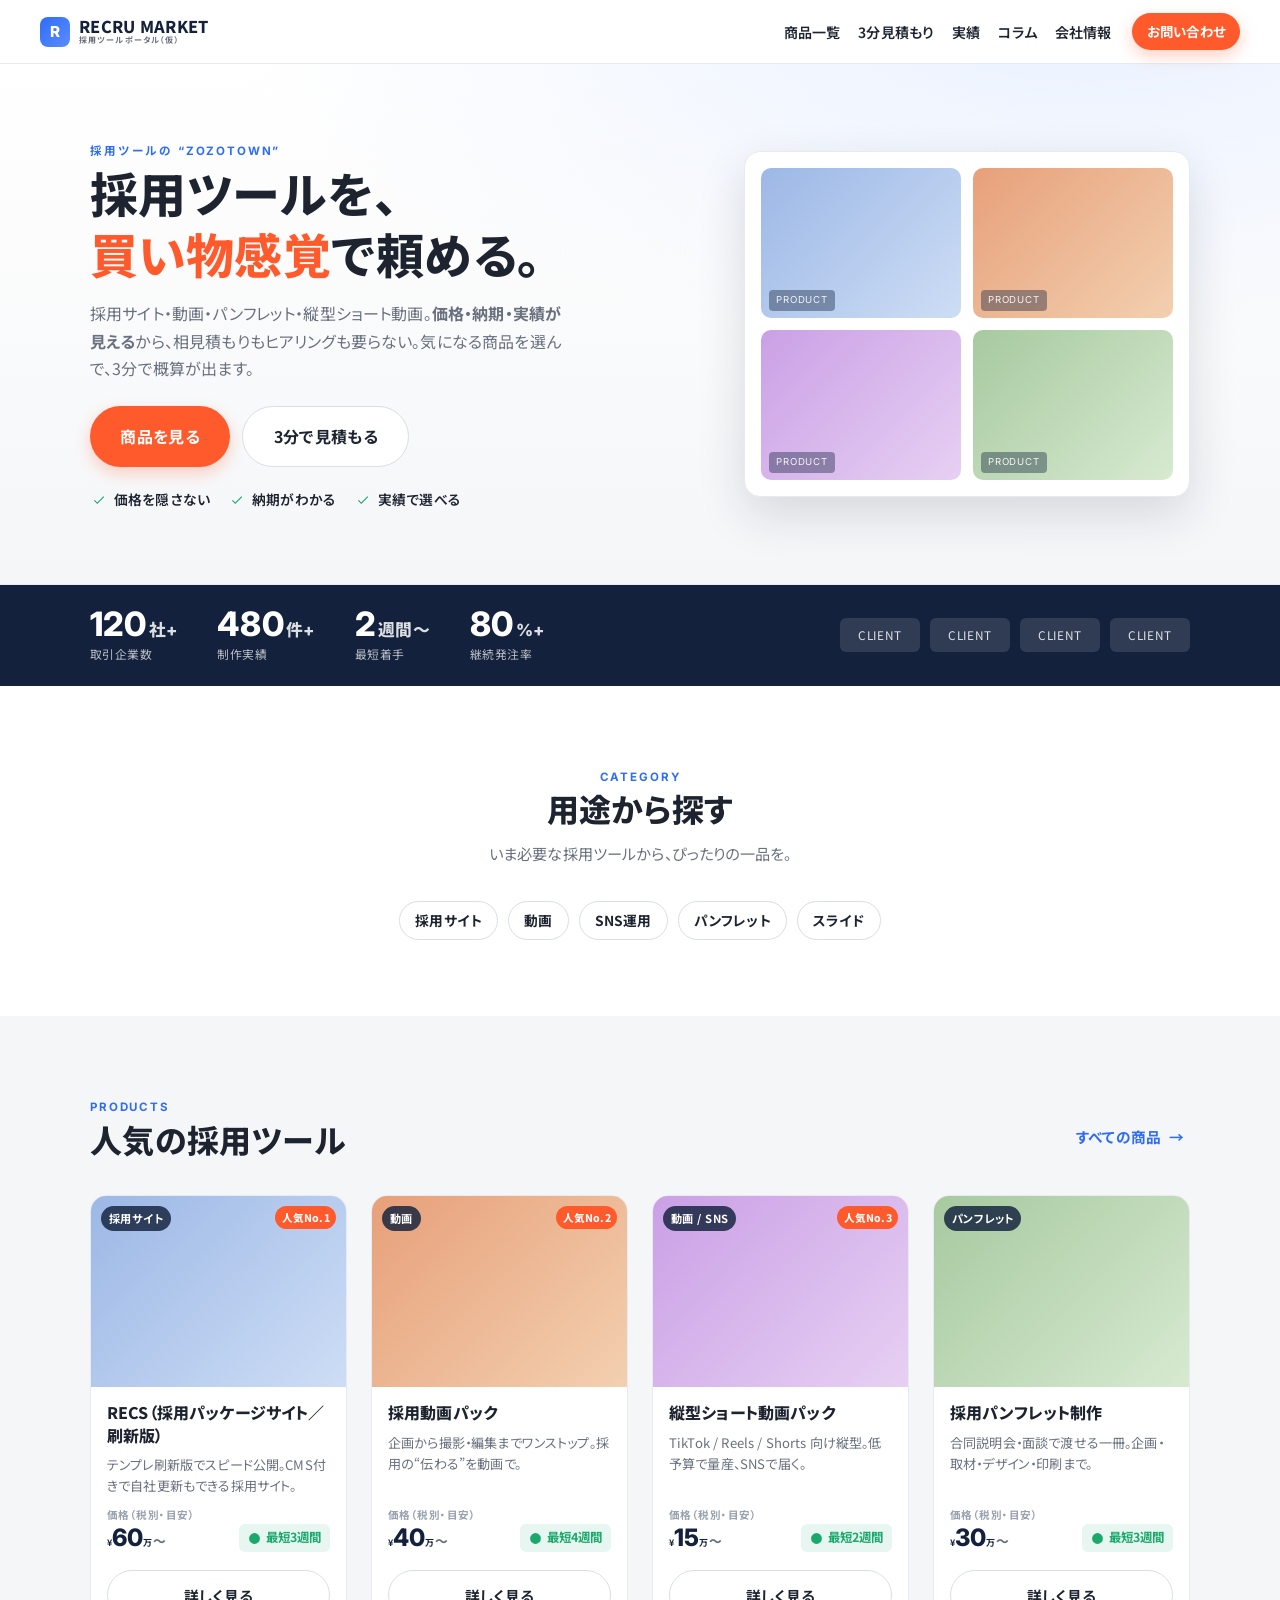
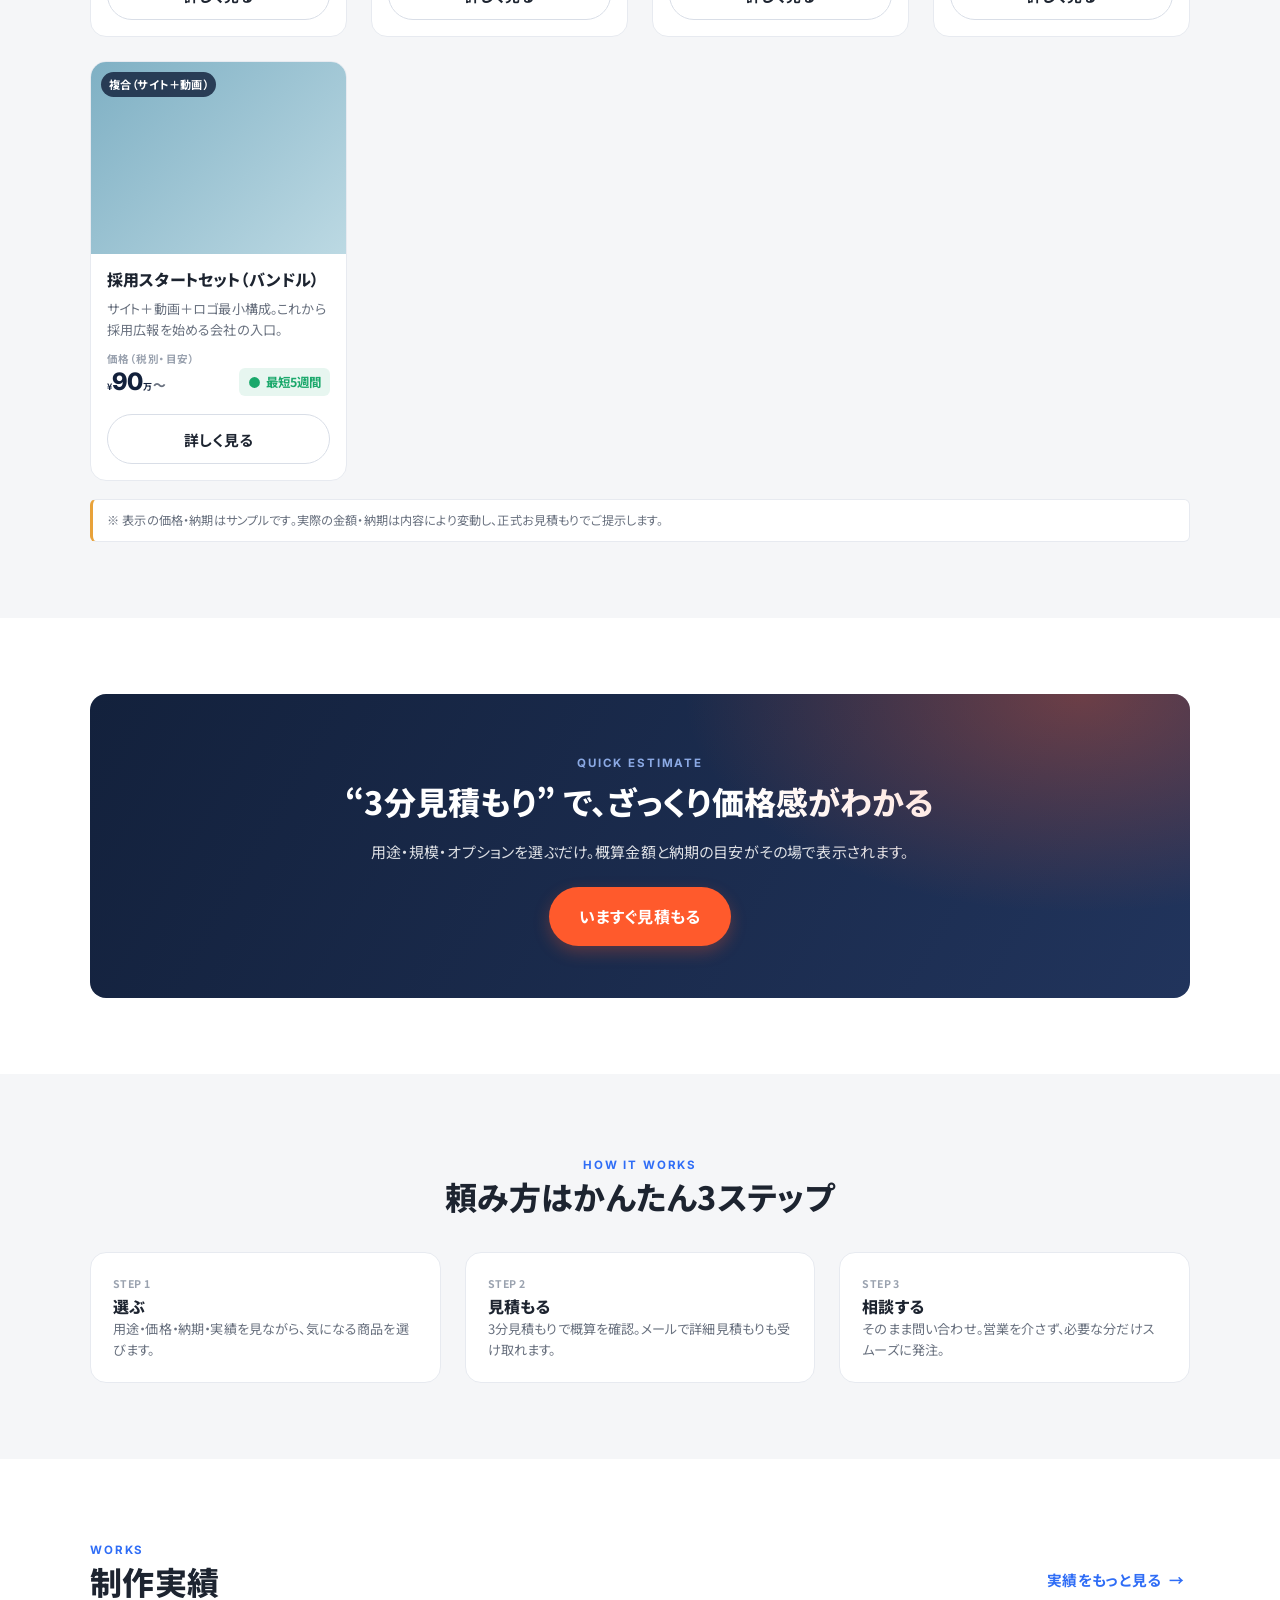
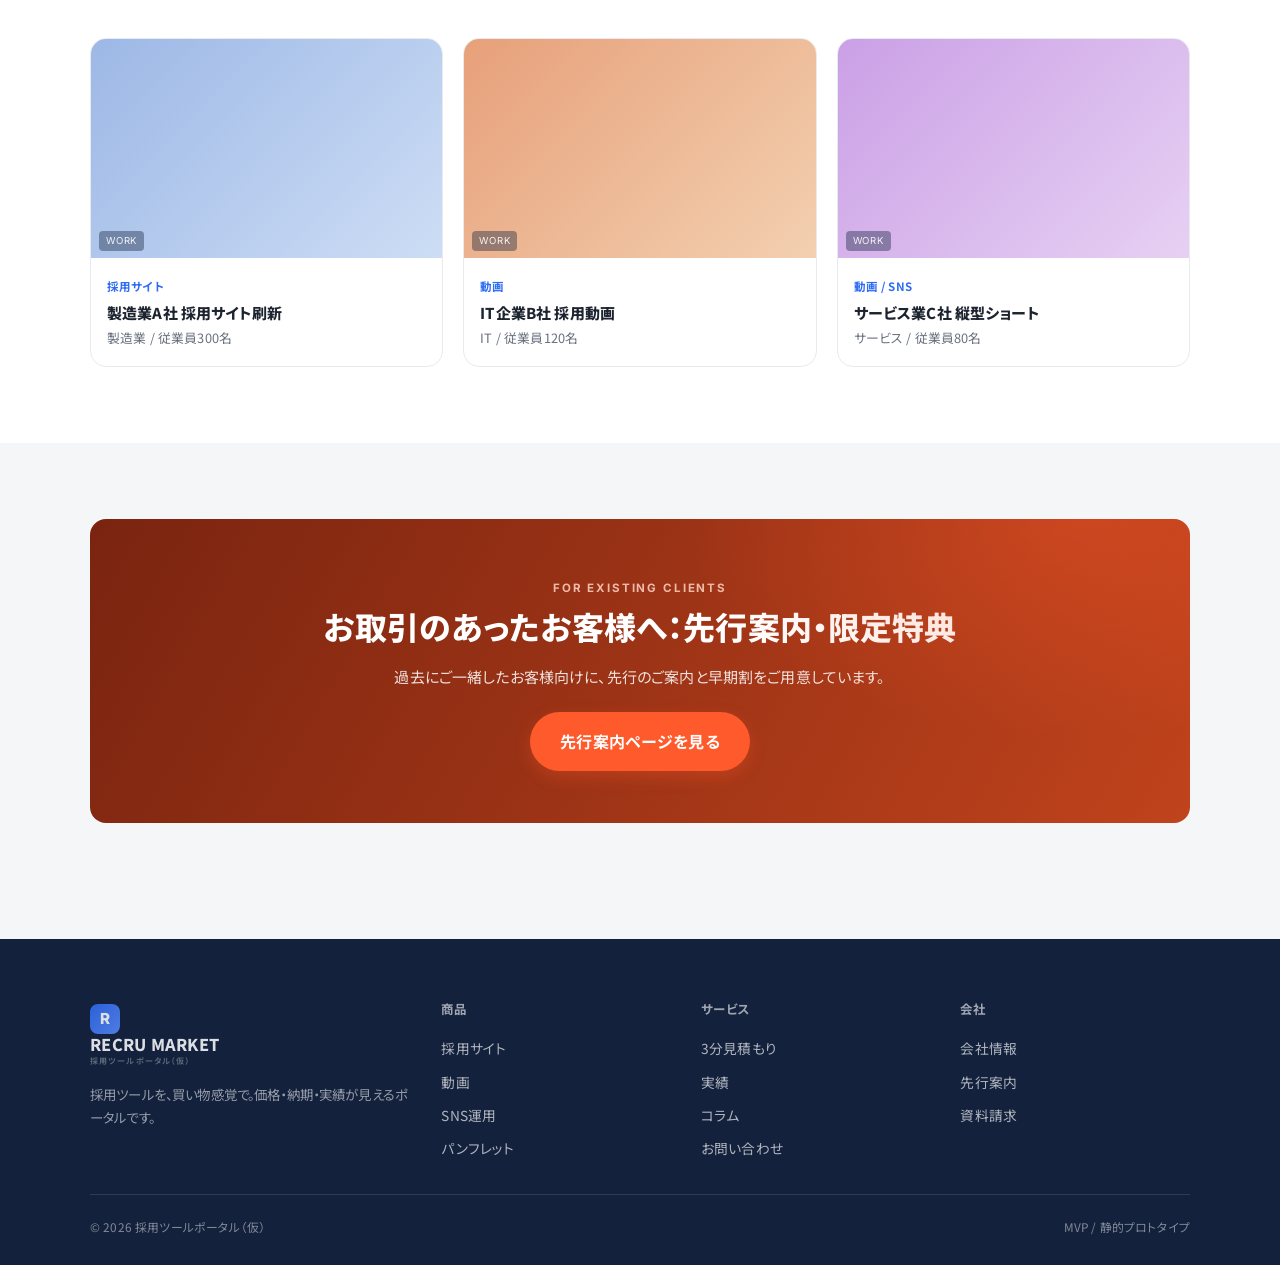
<file: index.html>
<!DOCTYPE html>
<html lang="ja">
<head>
<meta charset="UTF-8">
<meta name="viewport" content="width=device-width, initial-scale=1.0">
<title>採用ツールポータル（仮）｜採用ツールを、買い物感覚で。価格・納期が見える</title>
<meta name="description" content="採用サイト・動画・パンフレット・SNS用ショート動画などの採用ツールを、価格・納期・実績を見ながら買い物感覚で頼めるポータル。3分見積もりで概算がすぐわかります。">
<meta name="robots" content="noindex">
<link rel="preconnect" href="https://fonts.googleapis.com"><link rel="preconnect" href="https://fonts.gstatic.com" crossorigin>
<link href="https://fonts.googleapis.com/css2?family=Inter:wght@500;600;700;800&family=Noto+Sans+JP:wght@400;500;700;800&display=swap" rel="stylesheet">
<link rel="stylesheet" href="assets/css/reset.css">
<link rel="stylesheet" href="assets/css/style.css">
</head>
<body>

<header class="site-header">
  <div class="site-header__inner">
    <a class="brand" href="index.html"><span class="brand__mark">R</span><span class="brand__name">RECRU MARKET<small>採用ツールポータル（仮）</small></span></a>
    <nav class="gnav" aria-label="グローバルナビ">
      <ul class="gnav__list">
        <li><a class="gnav__link" href="products/">商品一覧</a></li>
        <li><a class="gnav__link" href="estimate/">3分見積もり</a></li>
        <li><a class="gnav__link" href="works/">実績</a></li>
        <li><a class="gnav__link" href="column/">コラム</a></li>
        <li><a class="gnav__link" href="company/">会社情報</a></li>
      </ul>
      <a class="btn btn--primary header-cta" href="contact/">お問い合わせ</a>
    </nav>
    <button class="nav-toggle" aria-label="メニュー" aria-expanded="false"><span></span><span></span><span></span></button>
  </div>
</header>

<main>
  <!-- ヒーロー -->
  <section class="hero">
    <div class="container hero__inner">
      <div class="hero__copy">
        <p class="eyebrow">採用ツールの “ZOZOTOWN”</p>
        <h1>採用ツールを、<br><span class="ac">買い物感覚</span>で頼める。</h1>
        <p class="hero__lead">採用サイト・動画・パンフレット・縦型ショート動画。<strong>価格・納期・実績が見える</strong>から、相見積もりもヒアリングも要らない。気になる商品を選んで、3分で概算が出ます。</p>
        <div class="hero__actions">
          <a class="btn btn--primary btn--lg" href="products/">商品を見る</a>
          <a class="btn btn--outline btn--lg" href="estimate/">3分で見積もる</a>
        </div>
        <ul class="hero__points">
          <li>価格を隠さない</li><li>納期がわかる</li><li>実績で選べる</li>
        </ul>
      </div>
      <div class="hero__visual" aria-hidden="true">
        <div class="hero__mini">
          <div><div class="ph tone-site" style="aspect-ratio:4/3;border-radius:10px" data-label="PRODUCT"></div></div>
          <div><div class="ph tone-movie" style="aspect-ratio:4/3;border-radius:10px" data-label="PRODUCT"></div></div>
          <div><div class="ph tone-short" style="aspect-ratio:4/3;border-radius:10px" data-label="PRODUCT"></div></div>
          <div><div class="ph tone-pamph" style="aspect-ratio:4/3;border-radius:10px" data-label="PRODUCT"></div></div>
        </div>
      </div>
    </div>
  </section>

  <!-- 信頼バンド -->
  <section class="trust">
    <div class="container trust__inner">
      <div class="trust__stats">
        <div class="tstat"><span class="tstat__num en">120<small>社+</small></span><span class="tstat__label">取引企業数</span></div>
        <div class="tstat"><span class="tstat__num en">480<small>件+</small></span><span class="tstat__label">制作実績</span></div>
        <div class="tstat"><span class="tstat__num en">2<small>週間〜</small></span><span class="tstat__label">最短着手</span></div>
        <div class="tstat"><span class="tstat__num en">80<small>%+</small></span><span class="tstat__label">継続発注率</span></div>
      </div>
      <div class="trust__logos">
        <span class="logo-chip">CLIENT</span><span class="logo-chip">CLIENT</span><span class="logo-chip">CLIENT</span><span class="logo-chip">CLIENT</span>
      </div>
    </div>
  </section>

  <!-- カテゴリー -->
  <section class="section section--alt">
    <div class="container">
      <div class="section__head section__head--center reveal">
        <p class="eyebrow">Category</p>
        <h2 class="section__title">用途から探す</h2>
        <p class="section__lead">いま必要な採用ツールから、ぴったりの一品を。</p>
      </div>
      <div class="cat-chips reveal" style="justify-content:center">
        <a class="chip" href="products/#site">採用サイト</a>
        <a class="chip" href="products/#movie">動画</a>
        <a class="chip" href="products/#sns">SNS運用</a>
        <a class="chip" href="products/#pamph">パンフレット</a>
        <a class="chip" href="products/#slide">スライド</a>
      </div>
    </div>
  </section>

  <!-- 注目商品 -->
  <section class="section">
    <div class="container">
      <div class="section__head reveal" style="display:flex;justify-content:space-between;align-items:flex-end;gap:16px;flex-wrap:wrap">
        <div><p class="eyebrow">Products</p><h2 class="section__title">人気の採用ツール</h2></div>
        <a class="btn btn--ghost" href="products/">すべての商品</a>
      </div>
      <div class="product-grid" data-featured data-base="products/" data-limit="5"></div>
      <p class="note" style="margin-top:18px">※ 表示の価格・納期はサンプルです。実際の金額・納期は内容により変動し、正式お見積もりでご提示します。</p>
    </div>
  </section>

  <!-- 3分見積もり -->
  <section class="section section--alt">
    <div class="container">
      <div class="cta-band reveal">
        <p class="eyebrow" style="color:#9fc0ff;justify-content:center">Quick Estimate</p>
        <h2>“3分見積もり” で、ざっくり価格感がわかる</h2>
        <p>用途・規模・オプションを選ぶだけ。概算金額と納期の目安がその場で表示されます。</p>
        <a class="btn btn--primary btn--lg" href="estimate/">いますぐ見積もる</a>
      </div>
    </div>
  </section>

  <!-- 使い方 3ステップ -->
  <section class="section">
    <div class="container">
      <div class="section__head section__head--center reveal"><p class="eyebrow">How it works</p><h2 class="section__title">頼み方はかんたん3ステップ</h2></div>
      <div class="grid-3 reveal">
        <div class="pcard" style="padding:22px"><div class="price__label">STEP 1</div><h3 class="pcard__name">選ぶ</h3><p class="pcard__tagline">用途・価格・納期・実績を見ながら、気になる商品を選びます。</p></div>
        <div class="pcard" style="padding:22px"><div class="price__label">STEP 2</div><h3 class="pcard__name">見積もる</h3><p class="pcard__tagline">3分見積もりで概算を確認。メールで詳細見積もりも受け取れます。</p></div>
        <div class="pcard" style="padding:22px"><div class="price__label">STEP 3</div><h3 class="pcard__name">相談する</h3><p class="pcard__tagline">そのまま問い合わせ。営業を介さず、必要な分だけスムーズに発注。</p></div>
      </div>
    </div>
  </section>

  <!-- 実績プレビュー -->
  <section class="section section--alt">
    <div class="container">
      <div class="section__head reveal" style="display:flex;justify-content:space-between;align-items:flex-end;gap:16px;flex-wrap:wrap">
        <div><p class="eyebrow">Works</p><h2 class="section__title">制作実績</h2></div>
        <a class="btn btn--ghost" href="works/">実績をもっと見る</a>
      </div>
      <div class="works-grid reveal">
        <a class="work-card" href="works/detail.html?id=w1"><div class="work-card__media ph tone-site" data-label="WORK"></div><div class="work-card__body"><span class="work-card__tag">採用サイト</span><p class="work-card__title">製造業A社 採用サイト刷新</p><p class="work-card__client">製造業 / 従業員300名</p></div></a>
        <a class="work-card" href="works/detail.html?id=w2"><div class="work-card__media ph tone-movie" data-label="WORK"></div><div class="work-card__body"><span class="work-card__tag">動画</span><p class="work-card__title">IT企業B社 採用動画</p><p class="work-card__client">IT / 従業員120名</p></div></a>
        <a class="work-card" href="works/detail.html?id=w3"><div class="work-card__media ph tone-short" data-label="WORK"></div><div class="work-card__body"><span class="work-card__tag">動画 / SNS</span><p class="work-card__title">サービス業C社 縦型ショート</p><p class="work-card__client">サービス / 従業員80名</p></div></a>
      </div>
    </div>
  </section>

  <!-- 既存客向け先行案内 -->
  <section class="section">
    <div class="container">
      <div class="cta-band reveal" style="background:linear-gradient(120deg,#7a2410,#c0431c)">
        <p class="eyebrow" style="color:#ffd2c2;justify-content:center">For Existing Clients</p>
        <h2>お取引のあったお客様へ：先行案内・限定特典</h2>
        <p>過去にご一緒したお客様向けに、先行のご案内と早期割をご用意しています。</p>
        <a class="btn btn--primary btn--lg" href="members/">先行案内ページを見る</a>
      </div>
    </div>
  </section>
</main>

<footer class="site-footer">
  <div class="container">
    <div class="site-footer__top">
      <div class="fcol">
        <a class="brand" href="index.html"><span class="brand__mark">R</span><span class="brand__name">RECRU MARKET<small>採用ツールポータル（仮）</small></span></a>
        <p class="site-footer__intro">採用ツールを、買い物感覚で。価格・納期・実績が見えるポータルです。</p>
      </div>
      <div class="fcol"><h4>商品</h4><a href="products/#site">採用サイト</a><a href="products/#movie">動画</a><a href="products/#sns">SNS運用</a><a href="products/#pamph">パンフレット</a></div>
      <div class="fcol"><h4>サービス</h4><a href="estimate/">3分見積もり</a><a href="works/">実績</a><a href="column/">コラム</a><a href="contact/">お問い合わせ</a></div>
      <div class="fcol"><h4>会社</h4><a href="company/">会社情報</a><a href="members/">先行案内</a><a href="contact/">資料請求</a></div>
    </div>
    <div class="site-footer__bottom"><span>© 2026 採用ツールポータル（仮）</span><span>MVP / 静的プロトタイプ</span></div>
  </div>
</footer>

<script src="assets/data/products.js"></script>
<script src="assets/js/catalog.js"></script>
<script src="assets/js/main.js"></script>
</body>
</html>
</file>
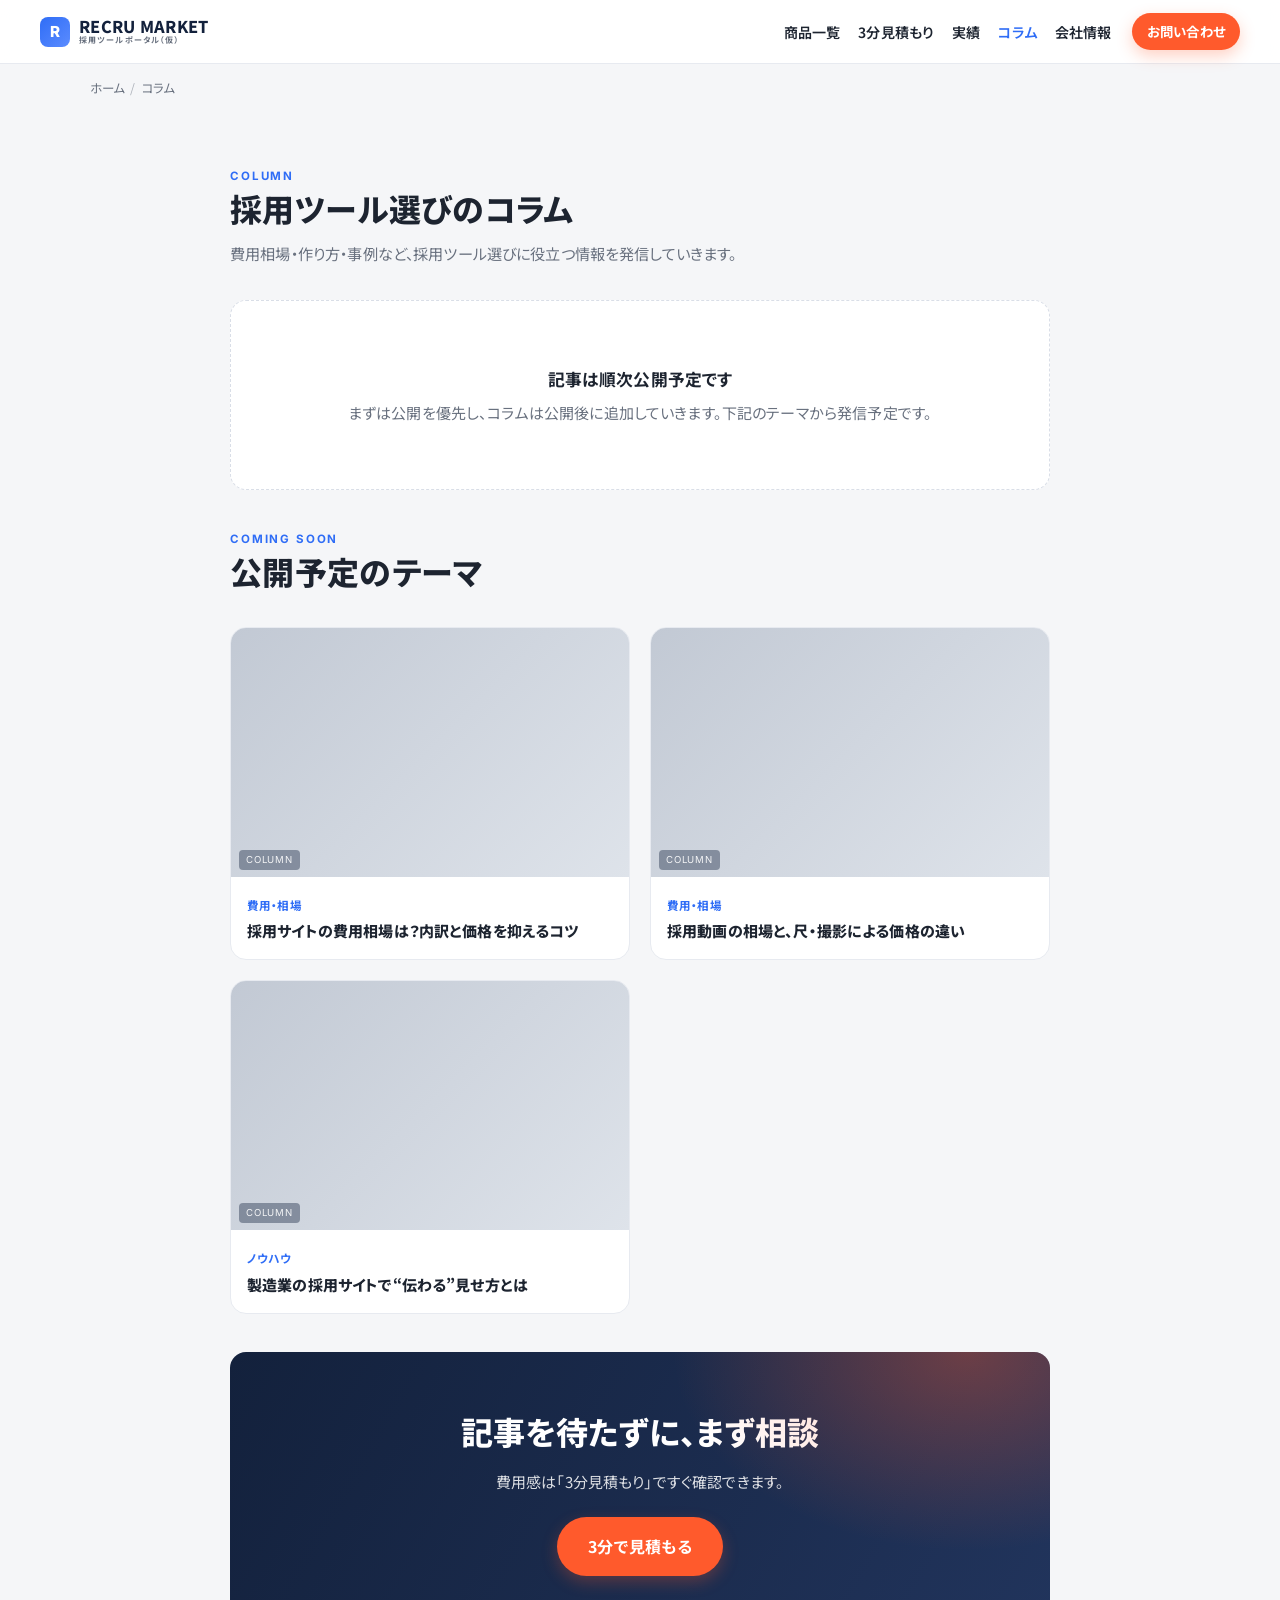
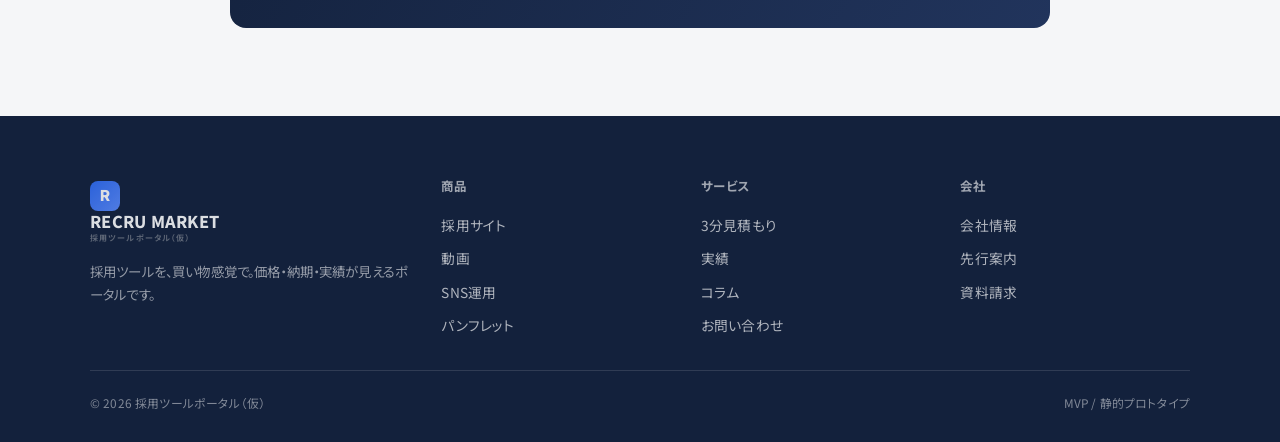
<file: column/index.html>
<!DOCTYPE html>
<html lang="ja">
<head>
<meta charset="UTF-8">
<meta name="viewport" content="width=device-width, initial-scale=1.0">
<title>コラム｜採用ツールポータル（仮）</title>
<meta name="description" content="採用サイトの費用相場、採用動画の作り方、採用パンフレットの活用など、採用ツール選びに役立つコラム。費用・相場・事例を発信していきます。">
<meta name="robots" content="noindex">
<link rel="preconnect" href="https://fonts.googleapis.com"><link rel="preconnect" href="https://fonts.gstatic.com" crossorigin>
<link href="https://fonts.googleapis.com/css2?family=Inter:wght@500;600;700;800&family=Noto+Sans+JP:wght@400;500;700;800&display=swap" rel="stylesheet">
<link rel="stylesheet" href="../assets/css/reset.css">
<link rel="stylesheet" href="../assets/css/style.css">
</head>
<body>

<header class="site-header">
  <div class="site-header__inner">
    <a class="brand" href="../index.html"><span class="brand__mark">R</span><span class="brand__name">RECRU MARKET<small>採用ツールポータル（仮）</small></span></a>
    <nav class="gnav" aria-label="グローバルナビ">
      <ul class="gnav__list">
        <li><a class="gnav__link" href="../products/">商品一覧</a></li>
        <li><a class="gnav__link" href="../estimate/">3分見積もり</a></li>
        <li><a class="gnav__link" href="../works/">実績</a></li>
        <li><a class="gnav__link" href="../column/">コラム</a></li>
        <li><a class="gnav__link" href="../company/">会社情報</a></li>
      </ul>
      <a class="btn btn--primary header-cta" href="../contact/">お問い合わせ</a>
    </nav>
    <button class="nav-toggle" aria-label="メニュー" aria-expanded="false"><span></span><span></span><span></span></button>
  </div>
</header>

<main>
  <div class="container">
    <nav class="crumbs" aria-label="パンくず"><a href="../index.html">ホーム</a><span class="sep">/</span><span>コラム</span></nav>
  </div>

  <section class="section section--tight">
    <div class="container" style="max-width:900px">
      <div class="section__head">
        <p class="eyebrow">Column</p>
        <h1 class="section__title">採用ツール選びのコラム</h1>
        <p class="section__lead">費用相場・作り方・事例など、採用ツール選びに役立つ情報を発信していきます。</p>
      </div>

      <div class="empty-state">
        <strong>記事は順次公開予定です</strong>
        まずは公開を優先し、コラムは公開後に追加していきます。下記のテーマから発信予定です。
      </div>

      <div class="section__head" style="margin-top:34px"><p class="eyebrow">Coming soon</p><h2 class="section__title">公開予定のテーマ</h2></div>
      <div class="works-grid">
        <div class="work-card"><div class="work-card__media ph tone-gray" data-label="COLUMN"></div><div class="work-card__body"><span class="work-card__tag">費用・相場</span><p class="work-card__title">採用サイトの費用相場は？内訳と価格を抑えるコツ</p></div></div>
        <div class="work-card"><div class="work-card__media ph tone-gray" data-label="COLUMN"></div><div class="work-card__body"><span class="work-card__tag">費用・相場</span><p class="work-card__title">採用動画の相場と、尺・撮影による価格の違い</p></div></div>
        <div class="work-card"><div class="work-card__media ph tone-gray" data-label="COLUMN"></div><div class="work-card__body"><span class="work-card__tag">ノウハウ</span><p class="work-card__title">製造業の採用サイトで“伝わる”見せ方とは</p></div></div>
      </div>

      <div class="cta-band" style="margin-top:38px">
        <h2>記事を待たずに、まず相談</h2>
        <p>費用感は「3分見積もり」ですぐ確認できます。</p>
        <a class="btn btn--primary btn--lg" href="../estimate/">3分で見積もる</a>
      </div>
    </div>
  </section>
</main>

<footer class="site-footer">
  <div class="container">
    <div class="site-footer__top">
      <div class="fcol">
        <a class="brand" href="../index.html"><span class="brand__mark">R</span><span class="brand__name">RECRU MARKET<small>採用ツールポータル（仮）</small></span></a>
        <p class="site-footer__intro">採用ツールを、買い物感覚で。価格・納期・実績が見えるポータルです。</p>
      </div>
      <div class="fcol"><h4>商品</h4><a href="../products/#site">採用サイト</a><a href="../products/#movie">動画</a><a href="../products/#sns">SNS運用</a><a href="../products/#pamph">パンフレット</a></div>
      <div class="fcol"><h4>サービス</h4><a href="../estimate/">3分見積もり</a><a href="../works/">実績</a><a href="../column/">コラム</a><a href="../contact/">お問い合わせ</a></div>
      <div class="fcol"><h4>会社</h4><a href="../company/">会社情報</a><a href="../members/">先行案内</a><a href="../contact/">資料請求</a></div>
    </div>
    <div class="site-footer__bottom"><span>© 2026 採用ツールポータル（仮）</span><span>MVP / 静的プロトタイプ</span></div>
  </div>
</footer>

<script src="../assets/js/main.js"></script>
</body>
</html>
</file>
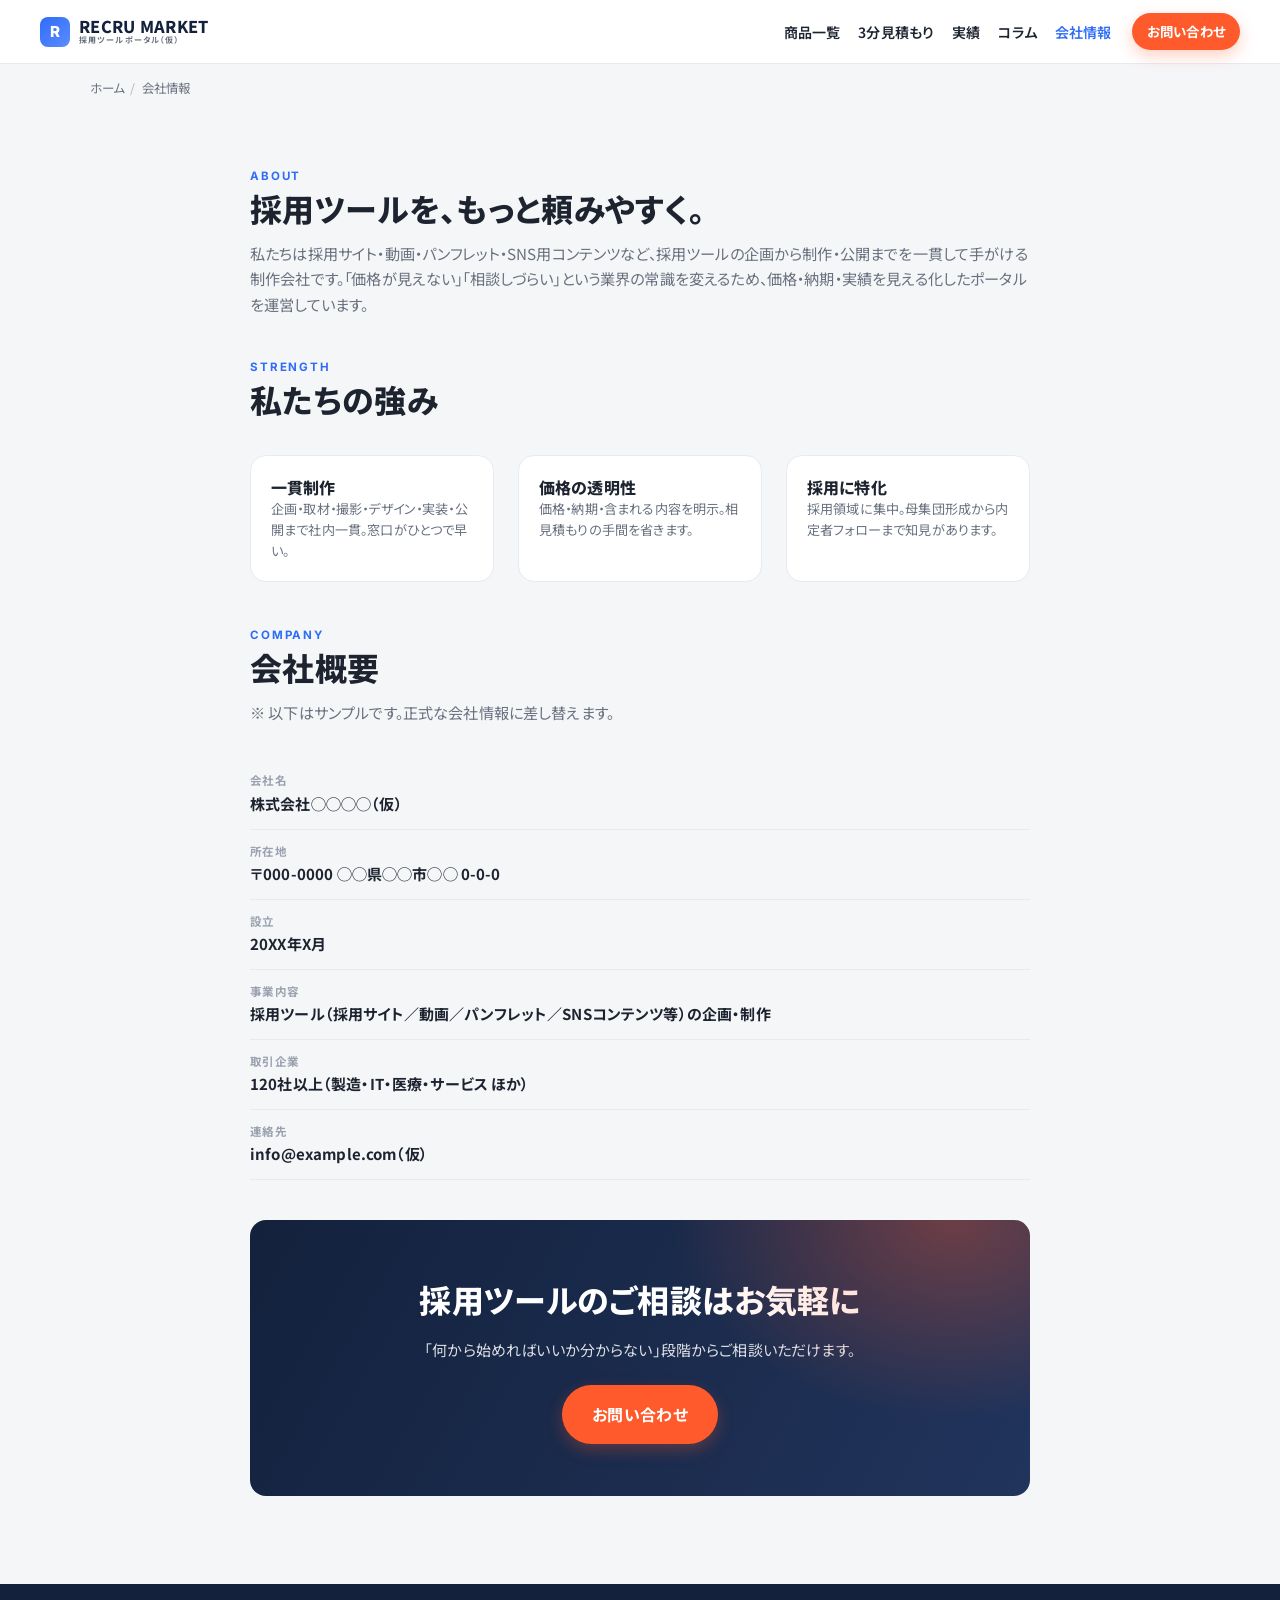
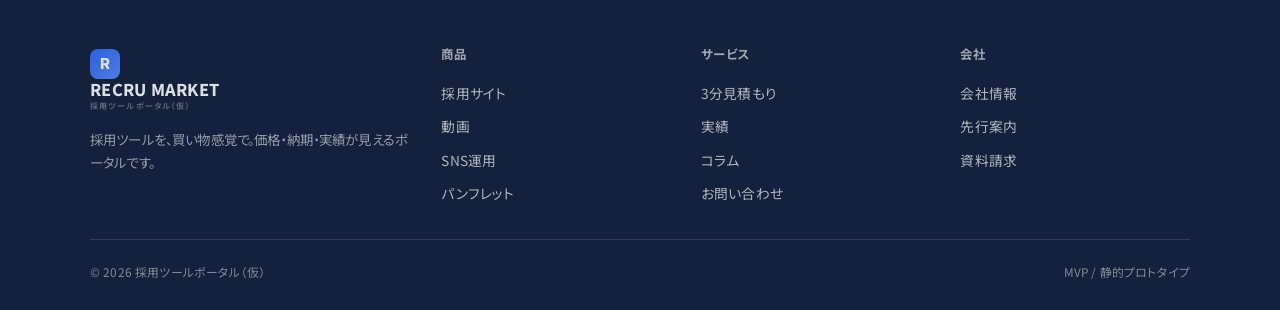
<file: company/index.html>
<!DOCTYPE html>
<html lang="ja">
<head>
<meta charset="UTF-8">
<meta name="viewport" content="width=device-width, initial-scale=1.0">
<title>会社情報｜採用ツールポータル（仮）</title>
<meta name="description" content="採用ツール（採用サイト・動画・パンフレット・SNS）の制作会社。企画から制作・公開まで一貫対応。価格・納期・実績を見える化したポータルを運営しています。">
<meta name="robots" content="noindex">
<link rel="preconnect" href="https://fonts.googleapis.com"><link rel="preconnect" href="https://fonts.gstatic.com" crossorigin>
<link href="https://fonts.googleapis.com/css2?family=Inter:wght@500;600;700;800&family=Noto+Sans+JP:wght@400;500;700;800&display=swap" rel="stylesheet">
<link rel="stylesheet" href="../assets/css/reset.css">
<link rel="stylesheet" href="../assets/css/style.css">
</head>
<body>

<header class="site-header">
  <div class="site-header__inner">
    <a class="brand" href="../index.html"><span class="brand__mark">R</span><span class="brand__name">RECRU MARKET<small>採用ツールポータル（仮）</small></span></a>
    <nav class="gnav" aria-label="グローバルナビ">
      <ul class="gnav__list">
        <li><a class="gnav__link" href="../products/">商品一覧</a></li>
        <li><a class="gnav__link" href="../estimate/">3分見積もり</a></li>
        <li><a class="gnav__link" href="../works/">実績</a></li>
        <li><a class="gnav__link" href="../column/">コラム</a></li>
        <li><a class="gnav__link" href="../company/">会社情報</a></li>
      </ul>
      <a class="btn btn--primary header-cta" href="../contact/">お問い合わせ</a>
    </nav>
    <button class="nav-toggle" aria-label="メニュー" aria-expanded="false"><span></span><span></span><span></span></button>
  </div>
</header>

<main>
  <div class="container">
    <nav class="crumbs" aria-label="パンくず"><a href="../index.html">ホーム</a><span class="sep">/</span><span>会社情報</span></nav>
  </div>

  <section class="section section--tight">
    <div class="container" style="max-width:860px">
      <div class="section__head">
        <p class="eyebrow">About</p>
        <h1 class="section__title">採用ツールを、もっと頼みやすく。</h1>
        <p class="section__lead">私たちは採用サイト・動画・パンフレット・SNS用コンテンツなど、採用ツールの企画から制作・公開までを一貫して手がける制作会社です。「価格が見えない」「相談しづらい」という業界の常識を変えるため、価格・納期・実績を見える化したポータルを運営しています。</p>
      </div>

      <div class="section__head" style="margin-top:30px"><p class="eyebrow">Strength</p><h2 class="section__title">私たちの強み</h2></div>
      <div class="grid-3">
        <div class="pcard" style="padding:20px"><h3 class="pcard__name">一貫制作</h3><p class="pcard__tagline">企画・取材・撮影・デザイン・実装・公開まで社内一貫。窓口がひとつで早い。</p></div>
        <div class="pcard" style="padding:20px"><h3 class="pcard__name">価格の透明性</h3><p class="pcard__tagline">価格・納期・含まれる内容を明示。相見積もりの手間を省きます。</p></div>
        <div class="pcard" style="padding:20px"><h3 class="pcard__name">採用に特化</h3><p class="pcard__tagline">採用領域に集中。母集団形成から内定者フォローまで知見があります。</p></div>
      </div>

      <div class="section__head" style="margin-top:38px"><p class="eyebrow">Company</p><h2 class="section__title">会社概要</h2><p class="section__lead">※ 以下はサンプルです。正式な会社情報に差し替えます。</p></div>
      <dl class="spec" style="border-top:none">
        <dt>会社名</dt><dd>株式会社◯◯◯◯（仮）</dd>
        <dt>所在地</dt><dd>〒000-0000 ◯◯県◯◯市◯◯ 0-0-0</dd>
        <dt>設立</dt><dd>20XX年X月</dd>
        <dt>事業内容</dt><dd>採用ツール（採用サイト／動画／パンフレット／SNSコンテンツ等）の企画・制作</dd>
        <dt>取引企業</dt><dd>120社以上（製造・IT・医療・サービス ほか）</dd>
        <dt>連絡先</dt><dd>info@example.com（仮）</dd>
      </dl>

      <div class="cta-band" style="margin-top:40px">
        <h2>採用ツールのご相談はお気軽に</h2>
        <p>「何から始めればいいか分からない」段階からご相談いただけます。</p>
        <a class="btn btn--primary btn--lg" href="../contact/">お問い合わせ</a>
      </div>
    </div>
  </section>
</main>

<footer class="site-footer">
  <div class="container">
    <div class="site-footer__top">
      <div class="fcol">
        <a class="brand" href="../index.html"><span class="brand__mark">R</span><span class="brand__name">RECRU MARKET<small>採用ツールポータル（仮）</small></span></a>
        <p class="site-footer__intro">採用ツールを、買い物感覚で。価格・納期・実績が見えるポータルです。</p>
      </div>
      <div class="fcol"><h4>商品</h4><a href="../products/#site">採用サイト</a><a href="../products/#movie">動画</a><a href="../products/#sns">SNS運用</a><a href="../products/#pamph">パンフレット</a></div>
      <div class="fcol"><h4>サービス</h4><a href="../estimate/">3分見積もり</a><a href="../works/">実績</a><a href="../column/">コラム</a><a href="../contact/">お問い合わせ</a></div>
      <div class="fcol"><h4>会社</h4><a href="../company/">会社情報</a><a href="../members/">先行案内</a><a href="../contact/">資料請求</a></div>
    </div>
    <div class="site-footer__bottom"><span>© 2026 採用ツールポータル（仮）</span><span>MVP / 静的プロトタイプ</span></div>
  </div>
</footer>

<script src="../assets/js/main.js"></script>
</body>
</html>
</file>
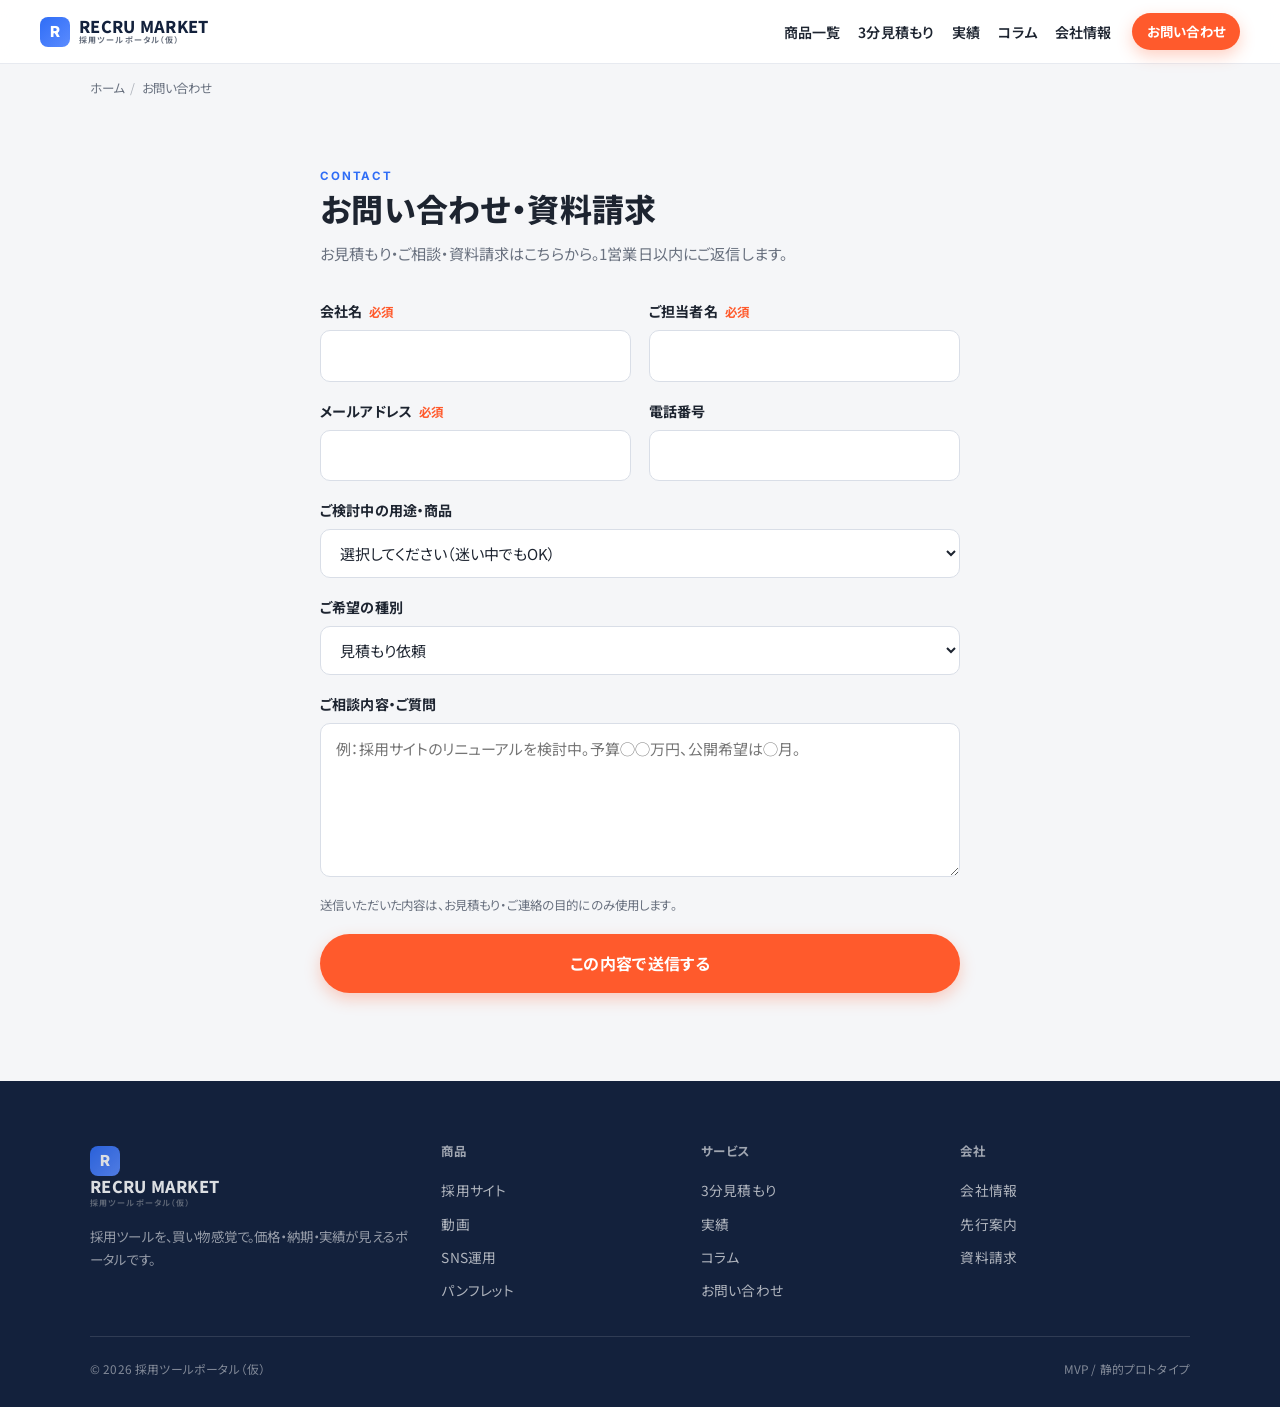
<file: contact/index.html>
<!DOCTYPE html>
<html lang="ja">
<head>
<meta charset="UTF-8">
<meta name="viewport" content="width=device-width, initial-scale=1.0">
<title>お問い合わせ・資料請求｜採用ツールポータル（仮）</title>
<meta name="description" content="採用ツールのお見積もり・ご相談・資料請求はこちら。会社名・ご担当者・ご用途をご記入ください。営業を介さず、必要な分だけご相談いただけます。">
<meta name="robots" content="noindex">
<link rel="preconnect" href="https://fonts.googleapis.com"><link rel="preconnect" href="https://fonts.gstatic.com" crossorigin>
<link href="https://fonts.googleapis.com/css2?family=Inter:wght@500;600;700;800&family=Noto+Sans+JP:wght@400;500;700;800&display=swap" rel="stylesheet">
<link rel="stylesheet" href="../assets/css/reset.css">
<link rel="stylesheet" href="../assets/css/style.css">
</head>
<body>

<header class="site-header">
  <div class="site-header__inner">
    <a class="brand" href="../index.html"><span class="brand__mark">R</span><span class="brand__name">RECRU MARKET<small>採用ツールポータル（仮）</small></span></a>
    <nav class="gnav" aria-label="グローバルナビ">
      <ul class="gnav__list">
        <li><a class="gnav__link" href="../products/">商品一覧</a></li>
        <li><a class="gnav__link" href="../estimate/">3分見積もり</a></li>
        <li><a class="gnav__link" href="../works/">実績</a></li>
        <li><a class="gnav__link" href="../column/">コラム</a></li>
        <li><a class="gnav__link" href="../company/">会社情報</a></li>
      </ul>
      <a class="btn btn--primary header-cta" href="../contact/">お問い合わせ</a>
    </nav>
    <button class="nav-toggle" aria-label="メニュー" aria-expanded="false"><span></span><span></span><span></span></button>
  </div>
</header>

<main>
  <div class="container">
    <nav class="crumbs" aria-label="パンくず"><a href="../index.html">ホーム</a><span class="sep">/</span><span>お問い合わせ</span></nav>
  </div>

  <section class="section section--tight">
    <div class="container" style="max-width:720px">
      <div class="section__head">
        <p class="eyebrow">Contact</p>
        <h1 class="section__title">お問い合わせ・資料請求</h1>
        <p class="section__lead">お見積もり・ご相談・資料請求はこちらから。1営業日以内にご返信します。</p>
      </div>

      <form class="form" data-contact novalidate>
        <div class="field--2">
          <div class="field"><label>会社名 <span class="req">必須</span></label><input type="text" name="company" required><span class="field__err">会社名を入力してください</span></div>
          <div class="field"><label>ご担当者名 <span class="req">必須</span></label><input type="text" name="name" required><span class="field__err">ご担当者名を入力してください</span></div>
        </div>
        <div class="field--2">
          <div class="field"><label>メールアドレス <span class="req">必須</span></label><input type="email" name="email" required><span class="field__err">正しいメールアドレスを入力してください</span></div>
          <div class="field"><label>電話番号</label><input type="tel" name="tel"></div>
        </div>
        <div class="field">
          <label>ご検討中の用途・商品</label>
          <select name="product" data-product>
            <option value="">選択してください（迷い中でもOK）</option>
          </select>
        </div>
        <div class="field">
          <label>ご希望の種別</label>
          <select name="type">
            <option value="estimate">見積もり依頼</option>
            <option value="consult">まず相談したい</option>
            <option value="doc">資料請求</option>
          </select>
        </div>
        <div class="field"><label>ご相談内容・ご質問</label><textarea name="message" rows="5" placeholder="例：採用サイトのリニューアルを検討中。予算◯◯万円、公開希望は◯月。"></textarea></div>
        <p class="form__note">送信いただいた内容は、お見積もり・ご連絡の目的にのみ使用します。</p>
        <button class="btn btn--primary btn--lg" type="submit">この内容で送信する</button>
      </form>
    </div>
  </section>
</main>

<footer class="site-footer">
  <div class="container">
    <div class="site-footer__top">
      <div class="fcol">
        <a class="brand" href="../index.html"><span class="brand__mark">R</span><span class="brand__name">RECRU MARKET<small>採用ツールポータル（仮）</small></span></a>
        <p class="site-footer__intro">採用ツールを、買い物感覚で。価格・納期・実績が見えるポータルです。</p>
      </div>
      <div class="fcol"><h4>商品</h4><a href="../products/#site">採用サイト</a><a href="../products/#movie">動画</a><a href="../products/#sns">SNS運用</a><a href="../products/#pamph">パンフレット</a></div>
      <div class="fcol"><h4>サービス</h4><a href="../estimate/">3分見積もり</a><a href="../works/">実績</a><a href="../column/">コラム</a><a href="../contact/">お問い合わせ</a></div>
      <div class="fcol"><h4>会社</h4><a href="../company/">会社情報</a><a href="../members/">先行案内</a><a href="../contact/">資料請求</a></div>
    </div>
    <div class="site-footer__bottom"><span>© 2026 採用ツールポータル（仮）</span><span>MVP / 静的プロトタイプ</span></div>
  </div>
</footer>

<script src="../assets/data/products.js"></script>
<script>
(function(){
  var sel=document.querySelector("[data-product]");
  if(sel&&window.PRODUCTS){
    window.PRODUCTS.forEach(function(p){var o=document.createElement("option");o.value=p.id;o.textContent=p.short;sel.appendChild(o);});
    var pre=new URLSearchParams(location.search).get("product");
    if(pre) sel.value=pre;
  }
  var f=document.querySelector("[data-contact]");
  if(f){
    function setErr(field,bad){var w=field.closest(".field");if(w)w.classList.toggle("is-error",bad);field.classList.toggle("is-error",bad);}
    f.querySelectorAll("input,textarea,select").forEach(function(x){
      x.addEventListener("input",function(){setErr(x,false);});
    });
    f.addEventListener("submit",function(e){
      e.preventDefault();
      var first=null;
      function check(field,ok){setErr(field,!ok);if(!ok&&!first)first=field;}
      check(f.company,f.company.value.trim()!=="");
      check(f.name,f.name.value.trim()!=="");
      check(f.email,/^[^\s@]+@[^\s@]+\.[^\s@]+$/.test(f.email.value.trim()));
      if(first){first.focus();return;}
      f.innerHTML='<div class="empty-state"><strong>送信を受け付けました（デモ）</strong>担当より1営業日以内にご連絡します。ありがとうございました。<div style="margin-top:16px"><a class="btn btn--outline" href="../index.html">トップへ戻る</a></div></div>';
    });
  }
})();
</script>
<script src="../assets/js/main.js"></script>
</body>
</html>
</file>
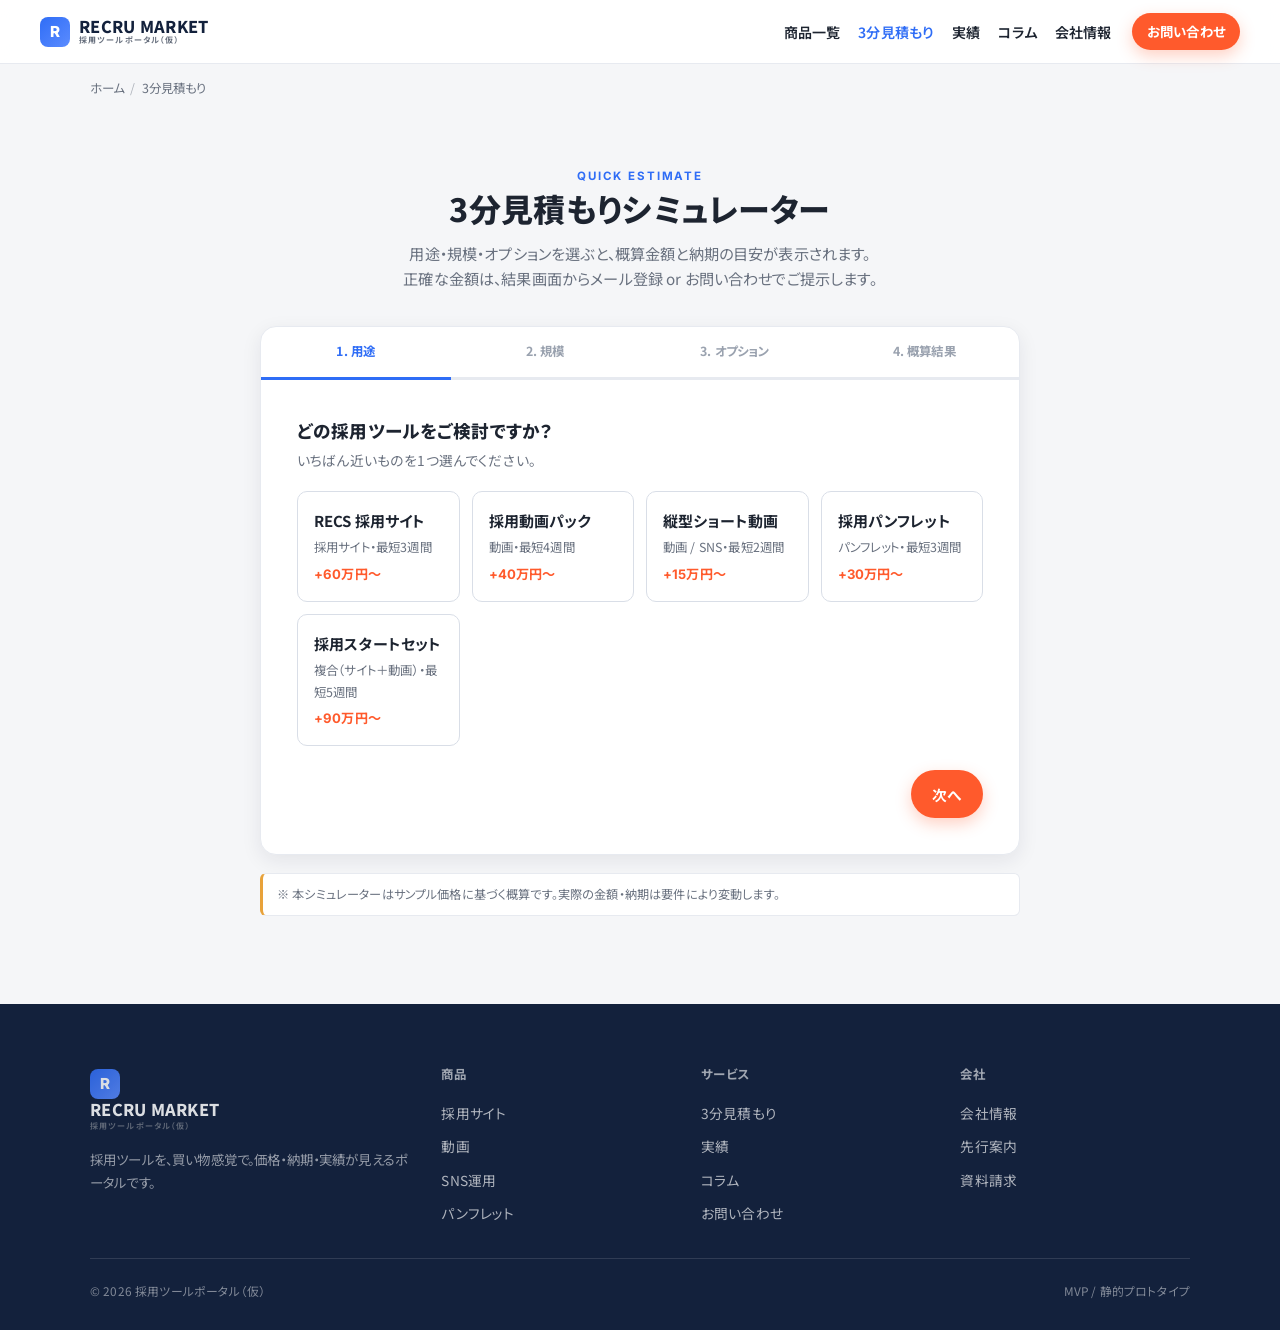
<file: estimate/index.html>
<!DOCTYPE html>
<html lang="ja">
<head>
<meta charset="UTF-8">
<meta name="viewport" content="width=device-width, initial-scale=1.0">
<title>3分見積もり｜採用ツールポータル（仮）</title>
<meta name="description" content="用途・規模・オプションを選ぶだけで、採用ツールの概算金額と納期の目安がその場でわかる3分見積もりシミュレーター。">
<meta name="robots" content="noindex">
<link rel="preconnect" href="https://fonts.googleapis.com"><link rel="preconnect" href="https://fonts.gstatic.com" crossorigin>
<link href="https://fonts.googleapis.com/css2?family=Inter:wght@500;600;700;800&family=Noto+Sans+JP:wght@400;500;700;800&display=swap" rel="stylesheet">
<link rel="stylesheet" href="../assets/css/reset.css">
<link rel="stylesheet" href="../assets/css/style.css">
</head>
<body>

<header class="site-header">
  <div class="site-header__inner">
    <a class="brand" href="../index.html"><span class="brand__mark">R</span><span class="brand__name">RECRU MARKET<small>採用ツールポータル（仮）</small></span></a>
    <nav class="gnav" aria-label="グローバルナビ">
      <ul class="gnav__list">
        <li><a class="gnav__link" href="../products/">商品一覧</a></li>
        <li><a class="gnav__link" href="../estimate/">3分見積もり</a></li>
        <li><a class="gnav__link" href="../works/">実績</a></li>
        <li><a class="gnav__link" href="../column/">コラム</a></li>
        <li><a class="gnav__link" href="../company/">会社情報</a></li>
      </ul>
      <a class="btn btn--primary header-cta" href="../contact/">お問い合わせ</a>
    </nav>
    <button class="nav-toggle" aria-label="メニュー" aria-expanded="false"><span></span><span></span><span></span></button>
  </div>
</header>

<main>
  <div class="container">
    <nav class="crumbs" aria-label="パンくず"><a href="../index.html">ホーム</a><span class="sep">/</span><span>3分見積もり</span></nav>
  </div>

  <section class="section section--tight">
    <div class="container">
      <div class="section__head section__head--center">
        <p class="eyebrow">Quick Estimate</p>
        <h1 class="section__title">3分見積もりシミュレーター</h1>
        <p class="section__lead">用途・規模・オプションを選ぶと、概算金額と納期の目安が表示されます。<br>正確な金額は、結果画面からメール登録 or お問い合わせでご提示します。</p>
      </div>

      <div class="sim" data-sim></div>

      <p class="note" style="max-width:760px;margin:18px auto 0">※ 本シミュレーターはサンプル価格に基づく概算です。実際の金額・納期は要件により変動します。</p>
    </div>
  </section>
</main>

<footer class="site-footer">
  <div class="container">
    <div class="site-footer__top">
      <div class="fcol">
        <a class="brand" href="../index.html"><span class="brand__mark">R</span><span class="brand__name">RECRU MARKET<small>採用ツールポータル（仮）</small></span></a>
        <p class="site-footer__intro">採用ツールを、買い物感覚で。価格・納期・実績が見えるポータルです。</p>
      </div>
      <div class="fcol"><h4>商品</h4><a href="../products/#site">採用サイト</a><a href="../products/#movie">動画</a><a href="../products/#sns">SNS運用</a><a href="../products/#pamph">パンフレット</a></div>
      <div class="fcol"><h4>サービス</h4><a href="../estimate/">3分見積もり</a><a href="../works/">実績</a><a href="../column/">コラム</a><a href="../contact/">お問い合わせ</a></div>
      <div class="fcol"><h4>会社</h4><a href="../company/">会社情報</a><a href="../members/">先行案内</a><a href="../contact/">資料請求</a></div>
    </div>
    <div class="site-footer__bottom"><span>© 2026 採用ツールポータル（仮）</span><span>MVP / 静的プロトタイプ</span></div>
  </div>
</footer>

<script src="../assets/data/products.js"></script>
<script src="../assets/js/estimate.js"></script>
<script src="../assets/js/main.js"></script>
</body>
</html>
</file>
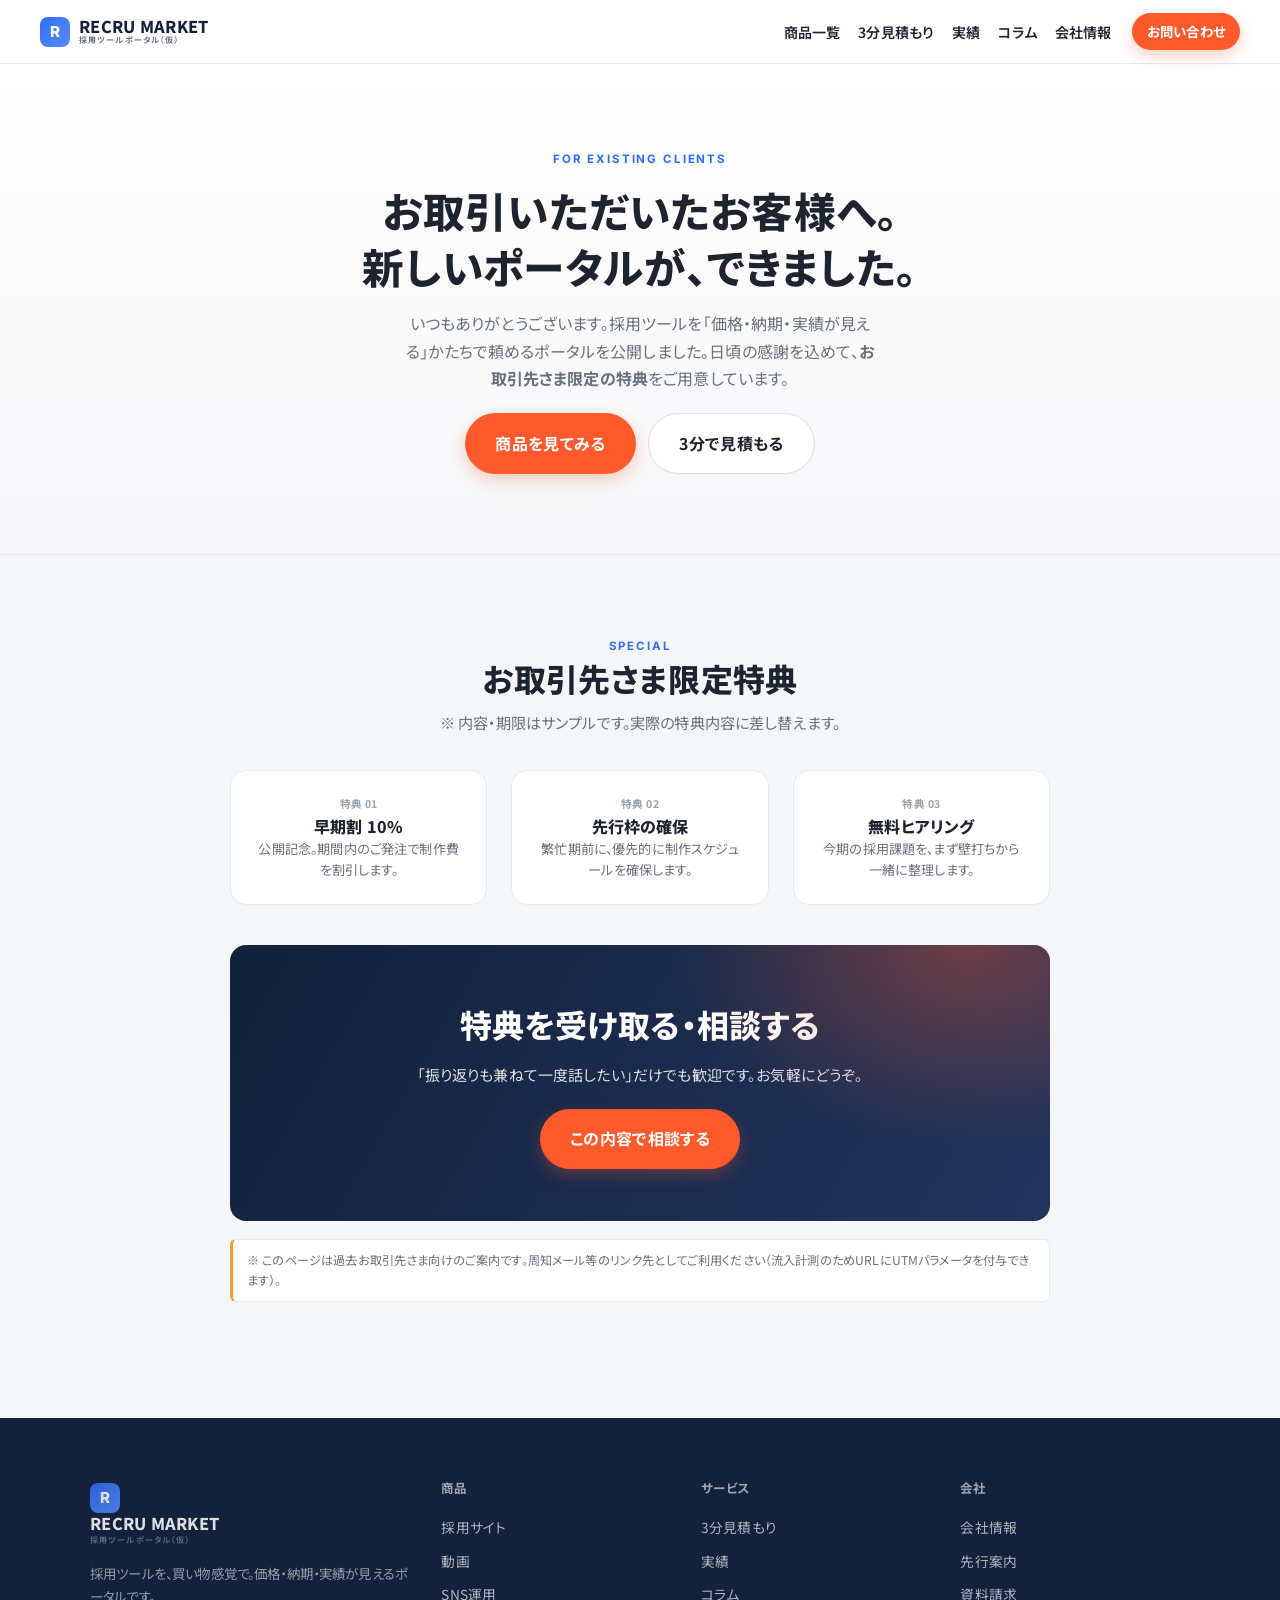
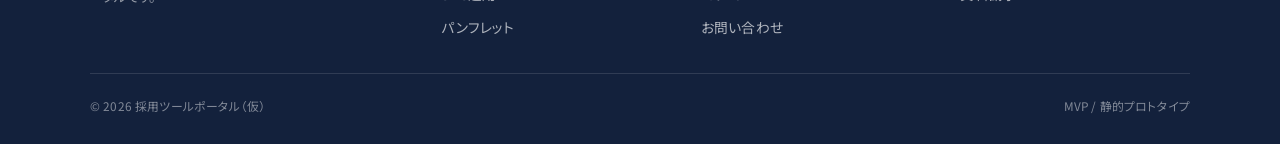
<file: members/index.html>
<!DOCTYPE html>
<html lang="ja">
<head>
<meta charset="UTF-8">
<meta name="viewport" content="width=device-width, initial-scale=1.0">
<title>お取引先さま 先行案内・限定特典｜採用ツールポータル（仮）</title>
<meta name="description" content="これまでお取引いただいたお客様への先行案内ページ。早期割・先行枠など、ポータル公開を記念した限定特典のご案内です。">
<meta name="robots" content="noindex">
<link rel="preconnect" href="https://fonts.googleapis.com"><link rel="preconnect" href="https://fonts.gstatic.com" crossorigin>
<link href="https://fonts.googleapis.com/css2?family=Inter:wght@500;600;700;800&family=Noto+Sans+JP:wght@400;500;700;800&display=swap" rel="stylesheet">
<link rel="stylesheet" href="../assets/css/reset.css">
<link rel="stylesheet" href="../assets/css/style.css">
</head>
<body>

<header class="site-header">
  <div class="site-header__inner">
    <a class="brand" href="../index.html"><span class="brand__mark">R</span><span class="brand__name">RECRU MARKET<small>採用ツールポータル（仮）</small></span></a>
    <nav class="gnav" aria-label="グローバルナビ">
      <ul class="gnav__list">
        <li><a class="gnav__link" href="../products/">商品一覧</a></li>
        <li><a class="gnav__link" href="../estimate/">3分見積もり</a></li>
        <li><a class="gnav__link" href="../works/">実績</a></li>
        <li><a class="gnav__link" href="../column/">コラム</a></li>
        <li><a class="gnav__link" href="../company/">会社情報</a></li>
      </ul>
      <a class="btn btn--primary header-cta" href="../contact/?type=doc">お問い合わせ</a>
    </nav>
    <button class="nav-toggle" aria-label="メニュー" aria-expanded="false"><span></span><span></span><span></span></button>
  </div>
</header>

<main>
  <section class="hero" style="background:linear-gradient(180deg,#fff,#f5f6f8)">
    <div class="container" style="padding-block:clamp(40px,7vw,80px);text-align:center">
      <p class="eyebrow" style="justify-content:center">For Existing Clients</p>
      <h1 style="font-size:clamp(1.7rem,4vw,2.6rem);font-weight:800;line-height:1.35;margin-top:.3em">お取引いただいたお客様へ。<br>新しいポータルが、できました。</h1>
      <p class="hero__lead" style="margin:1em auto 0">いつもありがとうございます。採用ツールを「価格・納期・実績が見える」かたちで頼めるポータルを公開しました。日頃の感謝を込めて、<strong>お取引先さま限定の特典</strong>をご用意しています。</p>
      <div class="hero__actions" style="justify-content:center;margin-top:1.4em">
        <a class="btn btn--primary btn--lg" href="../products/">商品を見てみる</a>
        <a class="btn btn--outline btn--lg" href="../estimate/">3分で見積もる</a>
      </div>
    </div>
  </section>

  <section class="section">
    <div class="container" style="max-width:900px">
      <div class="section__head section__head--center"><p class="eyebrow">Special</p><h2 class="section__title">お取引先さま限定特典</h2><p class="section__lead">※ 内容・期限はサンプルです。実際の特典内容に差し替えます。</p></div>
      <div class="grid-3">
        <div class="pcard" style="padding:24px;text-align:center"><div class="price__label">特典 01</div><h3 class="pcard__name">早期割 10%</h3><p class="pcard__tagline">公開記念。期間内のご発注で制作費を割引します。</p></div>
        <div class="pcard" style="padding:24px;text-align:center"><div class="price__label">特典 02</div><h3 class="pcard__name">先行枠の確保</h3><p class="pcard__tagline">繁忙期前に、優先的に制作スケジュールを確保します。</p></div>
        <div class="pcard" style="padding:24px;text-align:center"><div class="price__label">特典 03</div><h3 class="pcard__name">無料ヒアリング</h3><p class="pcard__tagline">今期の採用課題を、まず壁打ちから一緒に整理します。</p></div>
      </div>

      <div class="cta-band" style="margin-top:40px">
        <h2>特典を受け取る・相談する</h2>
        <p>「振り返りも兼ねて一度話したい」だけでも歓迎です。お気軽にどうぞ。</p>
        <a class="btn btn--primary btn--lg" href="../contact/?type=consult">この内容で相談する</a>
      </div>
      <p class="note" style="margin-top:18px">※ このページは過去お取引先さま向けのご案内です。周知メール等のリンク先としてご利用ください（流入計測のためURLにUTMパラメータを付与できます）。</p>
    </div>
  </section>
</main>

<footer class="site-footer">
  <div class="container">
    <div class="site-footer__top">
      <div class="fcol">
        <a class="brand" href="../index.html"><span class="brand__mark">R</span><span class="brand__name">RECRU MARKET<small>採用ツールポータル（仮）</small></span></a>
        <p class="site-footer__intro">採用ツールを、買い物感覚で。価格・納期・実績が見えるポータルです。</p>
      </div>
      <div class="fcol"><h4>商品</h4><a href="../products/#site">採用サイト</a><a href="../products/#movie">動画</a><a href="../products/#sns">SNS運用</a><a href="../products/#pamph">パンフレット</a></div>
      <div class="fcol"><h4>サービス</h4><a href="../estimate/">3分見積もり</a><a href="../works/">実績</a><a href="../column/">コラム</a><a href="../contact/">お問い合わせ</a></div>
      <div class="fcol"><h4>会社</h4><a href="../company/">会社情報</a><a href="../members/">先行案内</a><a href="../contact/">資料請求</a></div>
    </div>
    <div class="site-footer__bottom"><span>© 2026 採用ツールポータル（仮）</span><span>MVP / 静的プロトタイプ</span></div>
  </div>
</footer>

<script src="../assets/js/main.js"></script>
</body>
</html>
</file>
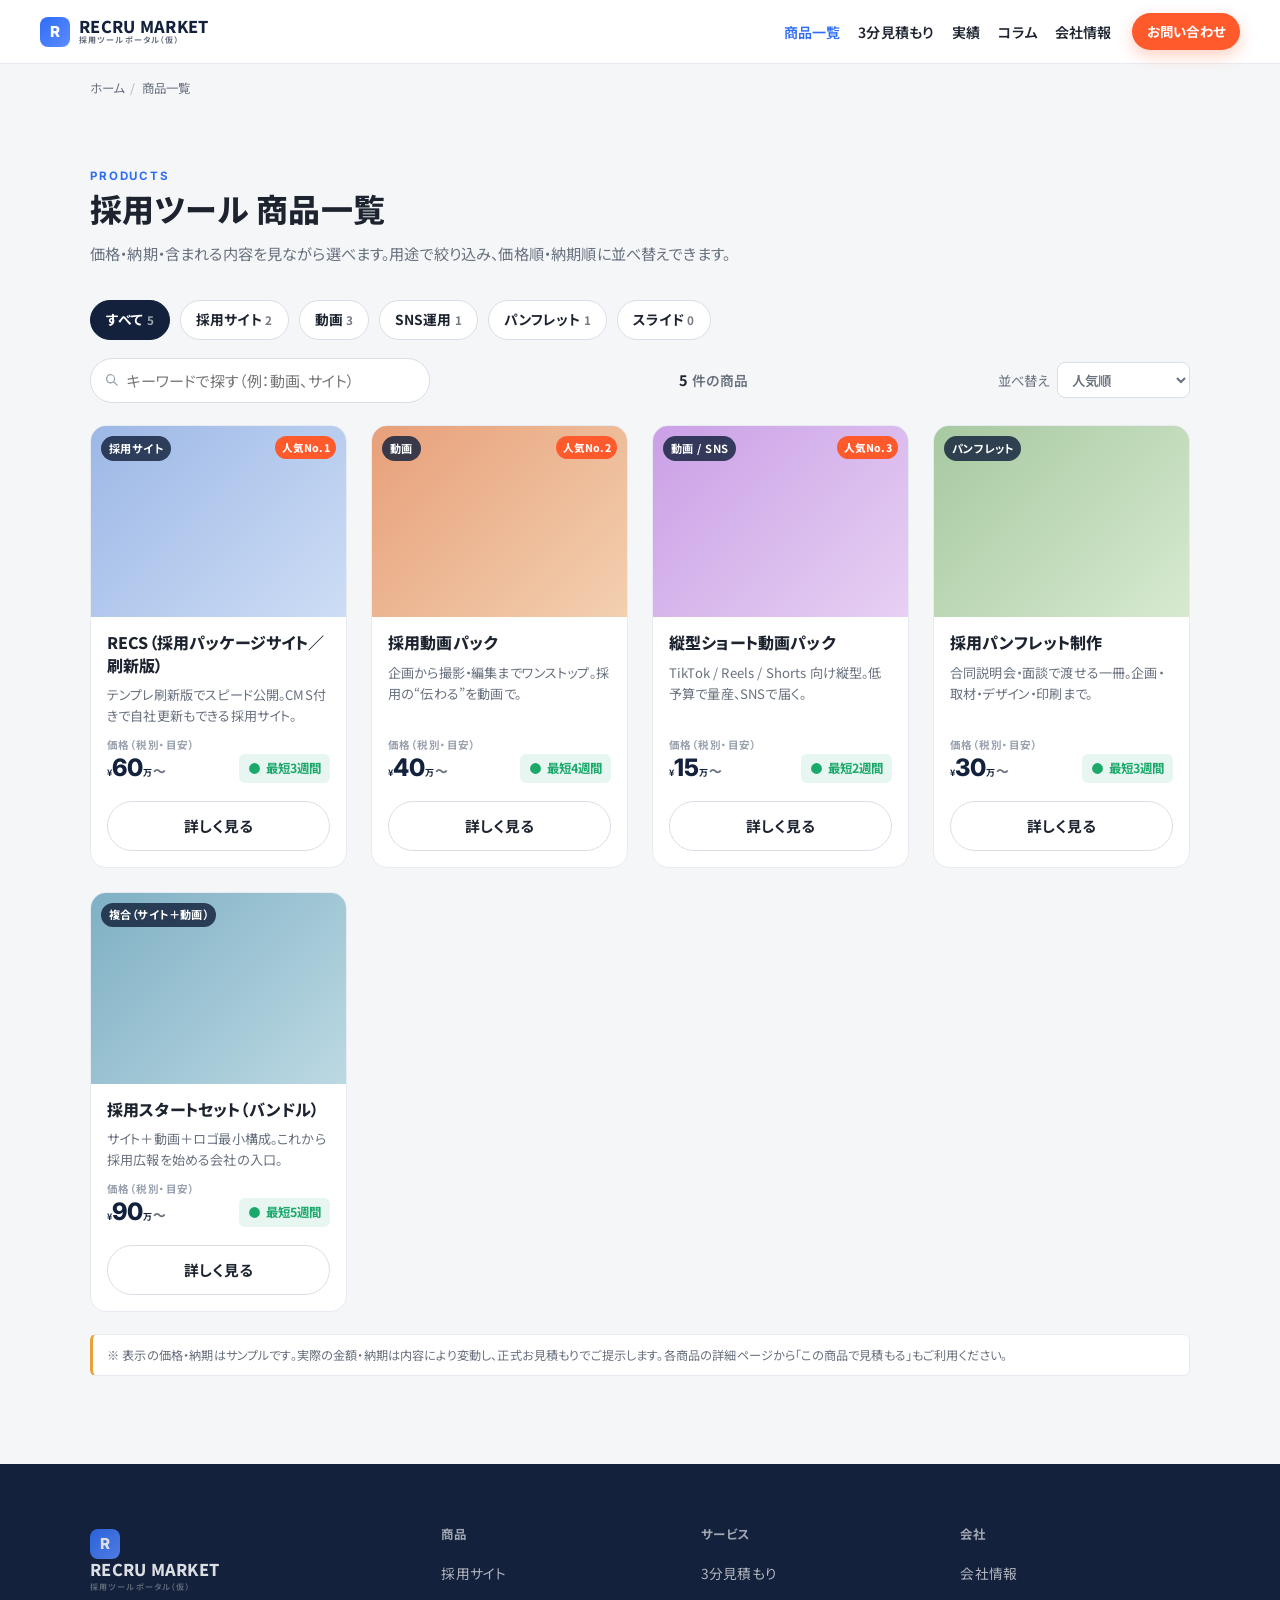
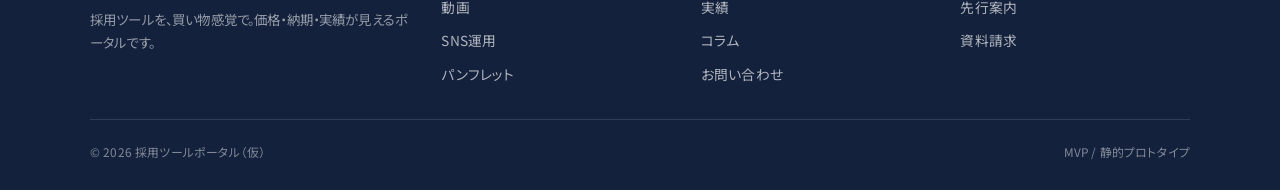
<file: products/index.html>
<!DOCTYPE html>
<html lang="ja">
<head>
<meta charset="UTF-8">
<meta name="viewport" content="width=device-width, initial-scale=1.0">
<title>商品一覧｜採用ツールポータル（仮）</title>
<meta name="description" content="採用サイト・動画・パンフレット・縦型ショート動画などの採用ツールを、価格・納期・実績を見ながら選べる商品一覧。用途で絞り込み、価格順・納期順に並べ替えできます。">
<meta name="robots" content="noindex">
<link rel="preconnect" href="https://fonts.googleapis.com"><link rel="preconnect" href="https://fonts.gstatic.com" crossorigin>
<link href="https://fonts.googleapis.com/css2?family=Inter:wght@500;600;700;800&family=Noto+Sans+JP:wght@400;500;700;800&display=swap" rel="stylesheet">
<link rel="stylesheet" href="../assets/css/reset.css">
<link rel="stylesheet" href="../assets/css/style.css">
</head>
<body>

<header class="site-header">
  <div class="site-header__inner">
    <a class="brand" href="../index.html"><span class="brand__mark">R</span><span class="brand__name">RECRU MARKET<small>採用ツールポータル（仮）</small></span></a>
    <nav class="gnav" aria-label="グローバルナビ">
      <ul class="gnav__list">
        <li><a class="gnav__link" href="../products/">商品一覧</a></li>
        <li><a class="gnav__link" href="../estimate/">3分見積もり</a></li>
        <li><a class="gnav__link" href="../works/">実績</a></li>
        <li><a class="gnav__link" href="../column/">コラム</a></li>
        <li><a class="gnav__link" href="../company/">会社情報</a></li>
      </ul>
      <a class="btn btn--primary header-cta" href="../contact/">お問い合わせ</a>
    </nav>
    <button class="nav-toggle" aria-label="メニュー" aria-expanded="false"><span></span><span></span><span></span></button>
  </div>
</header>

<main>
  <div class="container">
    <nav class="crumbs" aria-label="パンくず"><a href="../index.html">ホーム</a><span class="sep">/</span><span>商品一覧</span></nav>
  </div>

  <section class="section section--tight">
    <div class="container">
      <div class="section__head">
        <p class="eyebrow">Products</p>
        <h1 class="section__title">採用ツール 商品一覧</h1>
        <p class="section__lead">価格・納期・含まれる内容を見ながら選べます。用途で絞り込み、価格順・納期順に並べ替えできます。</p>
      </div>

      <div class="cat-chips" data-chips style="margin-bottom:18px"></div>

      <div class="toolbar">
        <div class="search"><input type="search" data-search placeholder="キーワードで探す（例：動画、サイト）" aria-label="商品をキーワードで検索"></div>
        <span class="toolbar__count" data-count></span>
        <label class="sort">並べ替え
          <select data-sort>
            <option value="popular">人気順</option>
            <option value="price">価格が安い順</option>
            <option value="delivery">納期が短い順</option>
          </select>
        </label>
      </div>

      <div class="product-grid" data-catalog data-base=""></div>

      <p class="note" style="margin-top:22px">※ 表示の価格・納期はサンプルです。実際の金額・納期は内容により変動し、正式お見積もりでご提示します。各商品の詳細ページから「この商品で見積もる」もご利用ください。</p>
    </div>
  </section>
</main>

<footer class="site-footer">
  <div class="container">
    <div class="site-footer__top">
      <div class="fcol">
        <a class="brand" href="../index.html"><span class="brand__mark">R</span><span class="brand__name">RECRU MARKET<small>採用ツールポータル（仮）</small></span></a>
        <p class="site-footer__intro">採用ツールを、買い物感覚で。価格・納期・実績が見えるポータルです。</p>
      </div>
      <div class="fcol"><h4>商品</h4><a href="../products/#site">採用サイト</a><a href="../products/#movie">動画</a><a href="../products/#sns">SNS運用</a><a href="../products/#pamph">パンフレット</a></div>
      <div class="fcol"><h4>サービス</h4><a href="../estimate/">3分見積もり</a><a href="../works/">実績</a><a href="../column/">コラム</a><a href="../contact/">お問い合わせ</a></div>
      <div class="fcol"><h4>会社</h4><a href="../company/">会社情報</a><a href="../members/">先行案内</a><a href="../contact/">資料請求</a></div>
    </div>
    <div class="site-footer__bottom"><span>© 2026 採用ツールポータル（仮）</span><span>MVP / 静的プロトタイプ</span></div>
  </div>
</footer>

<script src="../assets/data/products.js"></script>
<script src="../assets/js/catalog.js"></script>
<script src="../assets/js/main.js"></script>
</body>
</html>
</file>
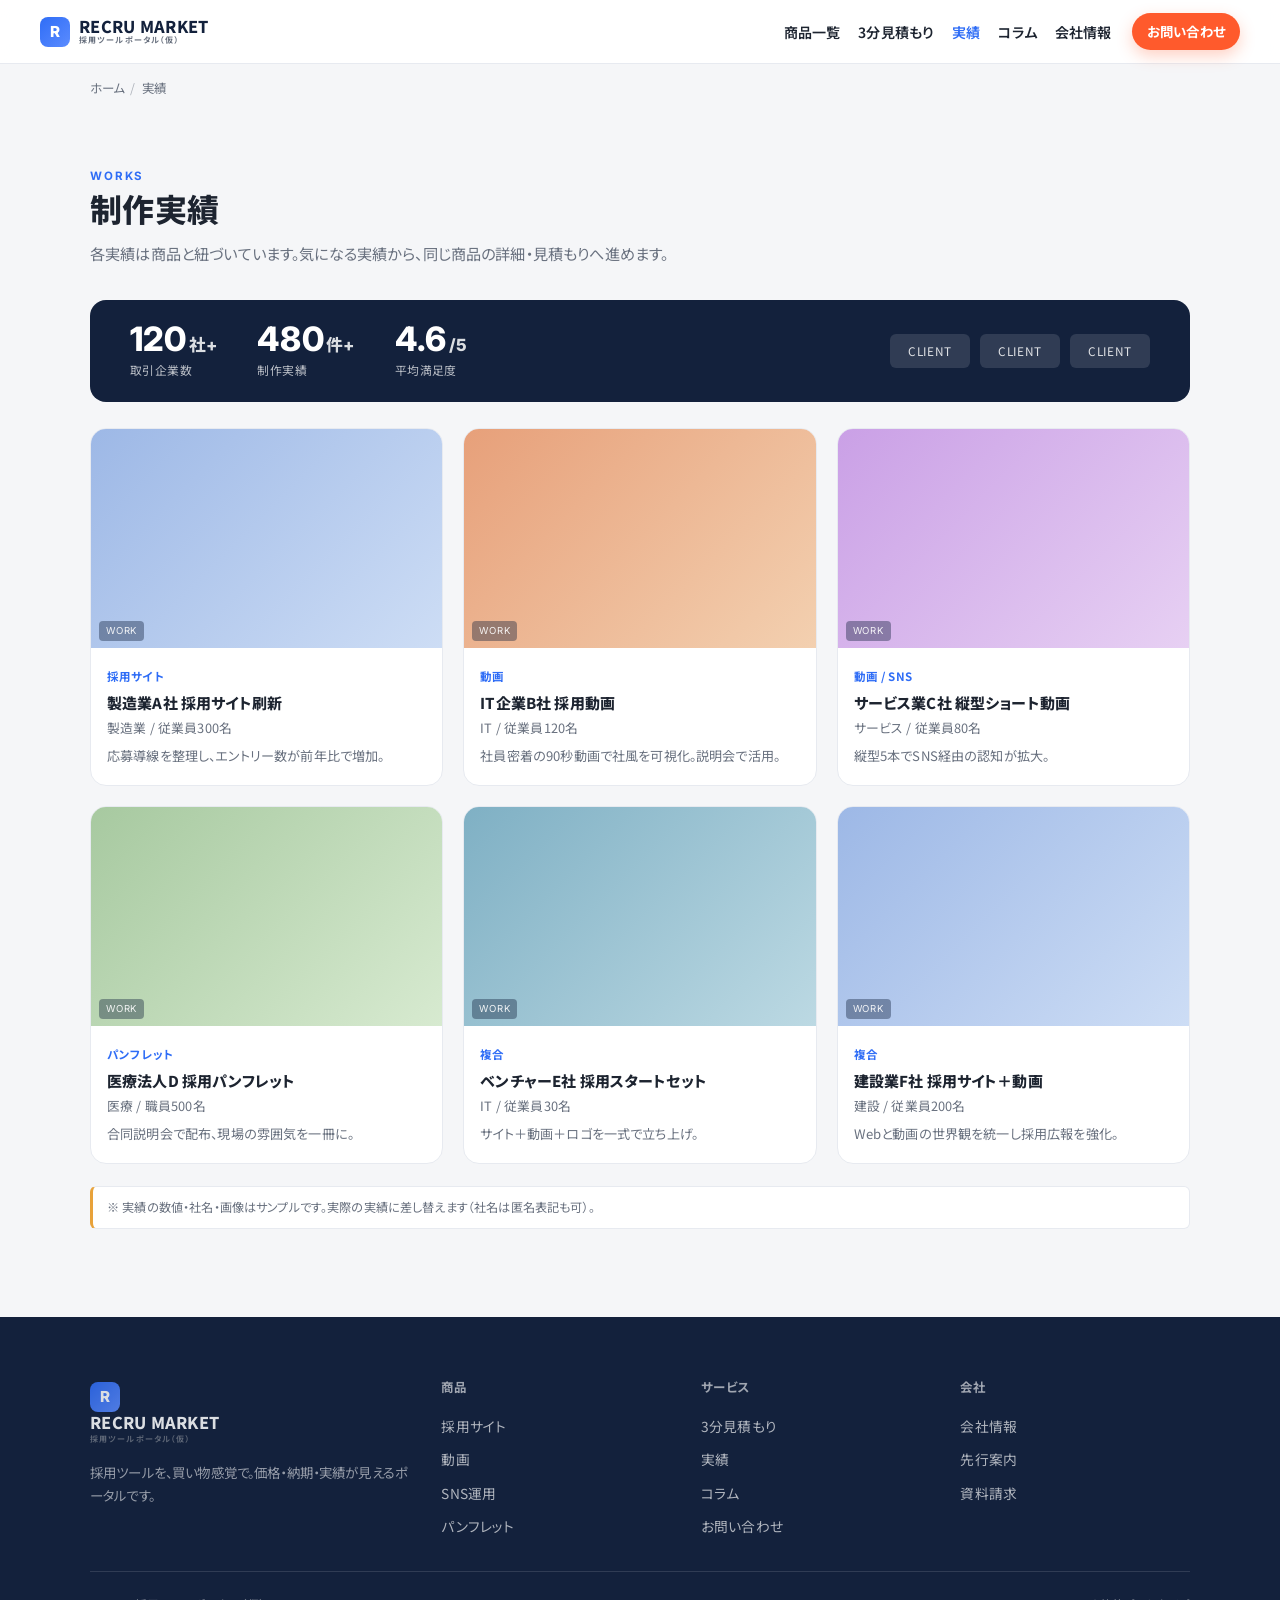
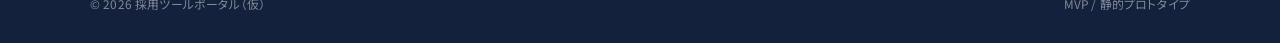
<file: works/index.html>
<!DOCTYPE html>
<html lang="ja">
<head>
<meta charset="UTF-8">
<meta name="viewport" content="width=device-width, initial-scale=1.0">
<title>制作実績｜採用ツールポータル（仮）</title>
<meta name="description" content="採用サイト・動画・パンフレット・縦型ショート動画の制作実績。各実績は商品と紐づき、同じ商品での発注がそのまま検討できます。">
<meta name="robots" content="noindex">
<link rel="preconnect" href="https://fonts.googleapis.com"><link rel="preconnect" href="https://fonts.gstatic.com" crossorigin>
<link href="https://fonts.googleapis.com/css2?family=Inter:wght@500;600;700;800&family=Noto+Sans+JP:wght@400;500;700;800&display=swap" rel="stylesheet">
<link rel="stylesheet" href="../assets/css/reset.css">
<link rel="stylesheet" href="../assets/css/style.css">
</head>
<body>

<header class="site-header">
  <div class="site-header__inner">
    <a class="brand" href="../index.html"><span class="brand__mark">R</span><span class="brand__name">RECRU MARKET<small>採用ツールポータル（仮）</small></span></a>
    <nav class="gnav" aria-label="グローバルナビ">
      <ul class="gnav__list">
        <li><a class="gnav__link" href="../products/">商品一覧</a></li>
        <li><a class="gnav__link" href="../estimate/">3分見積もり</a></li>
        <li><a class="gnav__link" href="../works/">実績</a></li>
        <li><a class="gnav__link" href="../column/">コラム</a></li>
        <li><a class="gnav__link" href="../company/">会社情報</a></li>
      </ul>
      <a class="btn btn--primary header-cta" href="../contact/">お問い合わせ</a>
    </nav>
    <button class="nav-toggle" aria-label="メニュー" aria-expanded="false"><span></span><span></span><span></span></button>
  </div>
</header>

<main>
  <div class="container">
    <nav class="crumbs" aria-label="パンくず"><a href="../index.html">ホーム</a><span class="sep">/</span><span>実績</span></nav>
  </div>

  <section class="section section--tight">
    <div class="container">
      <div class="section__head">
        <p class="eyebrow">Works</p>
        <h1 class="section__title">制作実績</h1>
        <p class="section__lead">各実績は商品と紐づいています。気になる実績から、同じ商品の詳細・見積もりへ進めます。</p>
      </div>

      <div class="trust" style="border-radius:var(--r-lg);margin-bottom:26px">
        <div class="container trust__inner">
          <div class="trust__stats">
            <div class="tstat"><span class="tstat__num en">120<small>社+</small></span><span class="tstat__label">取引企業数</span></div>
            <div class="tstat"><span class="tstat__num en">480<small>件+</small></span><span class="tstat__label">制作実績</span></div>
            <div class="tstat"><span class="tstat__num en">4.6<small>/5</small></span><span class="tstat__label">平均満足度</span></div>
          </div>
          <div class="trust__logos"><span class="logo-chip">CLIENT</span><span class="logo-chip">CLIENT</span><span class="logo-chip">CLIENT</span></div>
        </div>
      </div>

      <div class="works-grid" data-works></div>
      <p class="note" style="margin-top:22px">※ 実績の数値・社名・画像はサンプルです。実際の実績に差し替えます（社名は匿名表記も可）。</p>
    </div>
  </section>
</main>

<footer class="site-footer">
  <div class="container">
    <div class="site-footer__top">
      <div class="fcol">
        <a class="brand" href="../index.html"><span class="brand__mark">R</span><span class="brand__name">RECRU MARKET<small>採用ツールポータル（仮）</small></span></a>
        <p class="site-footer__intro">採用ツールを、買い物感覚で。価格・納期・実績が見えるポータルです。</p>
      </div>
      <div class="fcol"><h4>商品</h4><a href="../products/#site">採用サイト</a><a href="../products/#movie">動画</a><a href="../products/#sns">SNS運用</a><a href="../products/#pamph">パンフレット</a></div>
      <div class="fcol"><h4>サービス</h4><a href="../estimate/">3分見積もり</a><a href="../works/">実績</a><a href="../column/">コラム</a><a href="../contact/">お問い合わせ</a></div>
      <div class="fcol"><h4>会社</h4><a href="../company/">会社情報</a><a href="../members/">先行案内</a><a href="../contact/">資料請求</a></div>
    </div>
    <div class="site-footer__bottom"><span>© 2026 採用ツールポータル（仮）</span><span>MVP / 静的プロトタイプ</span></div>
  </div>
</footer>

<script src="../assets/data/products.js"></script>
<script>
(function(){
  var el=document.querySelector("[data-works]"); if(!el||!window.WORKS) return;
  el.innerHTML=window.WORKS.map(function(w){
    return '<a class="work-card" href="../products/detail.html?id='+w.product+'">'+
      '<div class="work-card__media ph '+w.tone+'" data-label="WORK"></div>'+
      '<div class="work-card__body"><span class="work-card__tag">'+w.tag+'</span>'+
      '<p class="work-card__title">'+w.title+'</p>'+
      '<p class="work-card__client">'+w.client+'</p>'+
      '<p style="font-size:.82rem;color:var(--muted);margin-top:6px">'+w.summary+'</p></div></a>';
  }).join("");
})();
</script>
<script src="../assets/js/main.js"></script>
</body>
</html>
</file>
<file: assets/css/style.css>
/* =============================================================
   style.css — 採用ツールポータル 共通スタイル
   コンセプト: 採用ツールの「ZOZOTOWN」。価格・納期・実績が見えるEC的UI。
   トーン: プロフェッショナル × 頼みやすい（敷居が低い）
   依存: reset.css を先に読み込む
   ============================================================= */

/* ---------- トークン ---------- */
:root{
  --font:"Noto Sans JP",system-ui,-apple-system,"Hiragino Kaku Gothic ProN","Yu Gothic",Meiryo,sans-serif;
  --font-en:"Inter","Noto Sans JP",system-ui,sans-serif;

  --ink:#1d2430; --muted:#69717f; --faint:#9aa2af;
  --line:#e7eaf0; --line-2:#d9dee7;
  --bg:#f5f6f8; --card:#ffffff; --navy:#13213c;
  --brand:#2f6df6; --brand-d:#1f57d6; --brand-soft:#eaf1ff;
  --accent:#ff5a2c; --accent-d:#e8481c; --accent-soft:#fff0ea;
  --ok:#1aa86b; --warn:#e8a23a;
  --price:#13213c;

  --maxw:1180px; --gut:clamp(16px,4vw,40px);
  --r:10px; --r-lg:16px; --r-pill:999px;
  --sh-sm:0 1px 3px rgba(20,30,55,.06),0 1px 2px rgba(20,30,55,.04);
  --sh:0 6px 20px rgba(20,30,55,.08);
  --sh-lg:0 18px 48px rgba(20,30,55,.14);
  --ease:cubic-bezier(.22,1,.36,1);
  --header-h:64px;
}

/* ---------- ベース ---------- */
body{font-family:var(--font);color:var(--ink);background:var(--bg);font-size:15px;letter-spacing:.01em;-webkit-font-feature-settings:"palt";font-feature-settings:"palt"}
.en{font-family:var(--font-en)}
::selection{background:var(--brand);color:#fff}

.container{width:100%;max-width:var(--maxw);margin-inline:auto;padding-inline:var(--gut)}
.section{padding-block:clamp(40px,6vw,76px)}
.section--tight{padding-block:clamp(28px,4vw,48px)}
.section--alt{background:#fff}

.eyebrow{display:inline-flex;align-items:center;gap:.5em;font-family:var(--font-en);font-size:.72rem;font-weight:700;letter-spacing:.16em;text-transform:uppercase;color:var(--brand)}
.section__head{margin-bottom:clamp(20px,3vw,34px)}
.section__head--center{text-align:center}
.section__title{font-size:clamp(1.35rem,3vw,2rem);font-weight:800;line-height:1.35;letter-spacing:.01em}
.section__title .ac{color:var(--accent)}
.section__lead{margin-top:.7em;color:var(--muted);font-size:.95rem}
.section__head--center .section__lead{max-width:38em;margin-inline:auto}

/* ---------- ボタン ---------- */
.btn{display:inline-flex;align-items:center;justify-content:center;gap:.5em;padding:.78em 1.4em;border-radius:var(--r-pill);font-weight:700;font-size:.92rem;letter-spacing:.02em;transition:transform .25s var(--ease),box-shadow .25s var(--ease),background-color .2s,color .2s;white-space:nowrap}
.btn--primary{background:var(--accent);color:#fff;box-shadow:0 6px 16px rgba(255,90,44,.28)}
.btn--primary:hover{background:var(--accent-d);transform:translateY(-2px);box-shadow:0 10px 24px rgba(255,90,44,.34)}
.btn--brand{background:var(--brand);color:#fff}
.btn--brand:hover{background:var(--brand-d);transform:translateY(-2px)}
.btn--outline{border:1.5px solid var(--line-2);color:var(--ink);background:#fff}
.btn--outline:hover{border-color:var(--ink);transform:translateY(-2px)}
.btn--ghost{color:var(--brand);padding-inline:.4em}
.btn--ghost::after{content:"→";transition:transform .3s var(--ease)}
.btn--ghost:hover::after{transform:translateX(4px)}
.btn--lg{padding:1em 1.9em;font-size:1rem}
.btn--block{display:flex;width:100%}

/* ---------- ヘッダー ---------- */
.site-header{position:sticky;top:0;z-index:100;background:rgba(255,255,255,.92);-webkit-backdrop-filter:saturate(180%) blur(10px);backdrop-filter:saturate(180%) blur(10px);border-bottom:1px solid var(--line);height:var(--header-h);display:flex;align-items:center}
.site-header__inner{width:100%;max-width:1280px;margin-inline:auto;padding-inline:var(--gut);display:flex;align-items:center;gap:24px}
.brand{display:inline-flex;align-items:center;gap:9px;font-weight:800;letter-spacing:.02em;color:var(--navy)}
.brand__mark{width:30px;height:30px;border-radius:8px;background:linear-gradient(135deg,var(--brand),#5b8cff);display:grid;place-items:center;color:#fff;font-family:var(--font-en);font-weight:800;font-size:.95rem}
.brand__name{font-size:1.02rem;line-height:1.1}
.brand__name small{display:block;font-family:var(--font-en);font-size:.5rem;letter-spacing:.14em;color:var(--muted);font-weight:700}
.gnav{margin-left:auto;display:flex;align-items:center;gap:clamp(12px,1.6vw,24px)}
.gnav__list{display:flex;gap:clamp(10px,1.4vw,22px)}
.gnav__link{font-size:.88rem;font-weight:600;color:var(--ink);padding-block:4px;position:relative}
.gnav__link:hover{color:var(--brand)}
.gnav__link.is-current{color:var(--brand)}
.header-cta{padding:.55em 1.1em;font-size:.84rem}
.nav-toggle{display:none;width:40px;height:40px;margin-left:auto;position:relative}
.nav-toggle span{position:absolute;left:9px;width:22px;height:2px;background:var(--ink);border-radius:2px;transition:.3s var(--ease)}
.nav-toggle span:nth-child(1){top:14px}.nav-toggle span:nth-child(2){top:20px}.nav-toggle span:nth-child(3){top:26px}

/* ---------- ヒーロー（トップ） ---------- */
.hero{background:radial-gradient(120% 120% at 85% -10%,#eaf1ff 0%,transparent 55%),linear-gradient(180deg,#fff, #f5f6f8);border-bottom:1px solid var(--line)}
.hero__inner{display:grid;grid-template-columns:1.15fr .85fr;gap:clamp(24px,4vw,56px);align-items:center;padding-block:clamp(36px,6vw,72px)}
.hero__copy h1{font-size:clamp(1.8rem,4.4vw,3rem);font-weight:800;line-height:1.28;letter-spacing:.01em}
.hero__copy h1 .ac{color:var(--accent)}
.hero__copy h1 .br{color:var(--brand)}
.hero__lead{margin-top:1em;color:var(--muted);font-size:1rem;max-width:30em}
.hero__actions{margin-top:1.6em;display:flex;flex-wrap:wrap;gap:12px}
.hero__points{margin-top:1.4em;display:flex;flex-wrap:wrap;gap:8px 18px}
.hero__points li{display:flex;align-items:center;gap:6px;font-size:.86rem;color:var(--ink);font-weight:600}
.hero__points li::before{content:"";width:18px;height:18px;border-radius:50%;background:var(--ok);-webkit-mask:url("data:image/svg+xml;utf8,<svg xmlns='http://www.w3.org/2000/svg' viewBox='0 0 24 24'><path fill='black' d='M9 16.2 4.8 12l-1.4 1.4L9 19 21 7l-1.4-1.4z'/></svg>") center/14px no-repeat;mask:url("data:image/svg+xml;utf8,<svg xmlns='http://www.w3.org/2000/svg' viewBox='0 0 24 24'><path fill='black' d='M9 16.2 4.8 12l-1.4 1.4L9 19 21 7l-1.4-1.4z'/></svg>") center/14px no-repeat;background-color:var(--ok)}
.hero__visual{position:relative}
.hero__mini{background:#fff;border:1px solid var(--line);border-radius:var(--r-lg);box-shadow:var(--sh-lg);padding:16px;display:grid;grid-template-columns:1fr 1fr;gap:12px}

/* ---------- 信頼バンド ---------- */
.trust{background:var(--navy);color:#fff}
.trust__inner{display:flex;flex-wrap:wrap;gap:18px 40px;align-items:center;justify-content:space-between;padding-block:22px}
.trust__stats{display:flex;flex-wrap:wrap;gap:24px 40px}
.tstat{display:flex;flex-direction:column}
.tstat__num{font-family:var(--font-en);font-weight:800;font-size:clamp(1.5rem,3vw,2.1rem);line-height:1}
.tstat__num small{font-size:.5em;margin-left:.15em;opacity:.85}
.tstat__label{font-size:.74rem;opacity:.7;margin-top:.3em;letter-spacing:.04em}
.trust__logos{display:flex;flex-wrap:wrap;gap:10px}
.logo-chip{height:34px;min-width:80px;padding:0 14px;border-radius:6px;background:rgba(255,255,255,.12);display:grid;place-items:center;font-size:.74rem;letter-spacing:.06em;color:rgba(255,255,255,.85)}

/* ---------- カテゴリーチップ ---------- */
.cat-chips{display:flex;flex-wrap:wrap;gap:10px}
.chip{padding:.5em 1.1em;border-radius:var(--r-pill);border:1.5px solid var(--line-2);background:#fff;font-size:.86rem;font-weight:700;color:var(--ink);transition:.2s;cursor:pointer}
.chip:hover{border-color:var(--brand);color:var(--brand)}
.chip.is-active{background:var(--navy);border-color:var(--navy);color:#fff}
.chip__count{opacity:.6;font-size:.85em;margin-left:.3em}

/* ---------- 商品カード（棚） ---------- */
.product-grid{display:grid;grid-template-columns:repeat(auto-fill,minmax(248px,1fr));gap:clamp(14px,2vw,24px)}
.pcard{background:#fff;border:1px solid var(--line);border-radius:var(--r-lg);overflow:hidden;display:flex;flex-direction:column;transition:transform .3s var(--ease),box-shadow .3s var(--ease),border-color .2s}
.pcard:hover{transform:translateY(-4px);box-shadow:var(--sh-lg);border-color:#fff}
.pcard__media{position:relative;aspect-ratio:4/3;overflow:hidden}
.pcard__img{position:absolute;inset:0;width:100%;height:100%;background-size:cover;background-position:center;transition:transform .5s var(--ease)}
.pcard:hover .pcard__img{transform:scale(1.05)}
.pcard__cat{position:absolute;left:10px;top:10px;background:rgba(19,33,60,.82);color:#fff;font-size:.7rem;font-weight:700;padding:.25em .7em;border-radius:var(--r-pill);letter-spacing:.04em}
.pcard__rank{position:absolute;right:10px;top:10px;background:var(--accent);color:#fff;font-size:.66rem;font-weight:800;padding:.25em .6em;border-radius:var(--r-pill)}
.pcard__body{padding:14px 16px 18px;display:flex;flex-direction:column;gap:8px;flex:1}
.pcard__name{font-weight:800;font-size:1rem;line-height:1.4}
.pcard__tagline{font-size:.82rem;color:var(--muted);line-height:1.6;flex:1}
.pcard__meta{display:flex;align-items:flex-end;justify-content:space-between;gap:10px;margin-top:2px}
.price{color:var(--price);font-family:var(--font-en);font-weight:800;line-height:1}
.price .yen{font-family:var(--font);font-size:.6em;font-weight:700}
.price .num{font-size:1.5rem}
.price .tilde{font-size:.8rem;color:var(--muted);font-family:var(--font)}
.price__label{display:block;font-family:var(--font);font-size:.66rem;color:var(--faint);font-weight:700;letter-spacing:.04em;margin-bottom:2px}
.delivery{display:inline-flex;align-items:center;gap:5px;font-size:.78rem;font-weight:700;color:var(--ok);background:rgba(26,168,107,.1);padding:.3em .7em;border-radius:6px;white-space:nowrap}
.delivery::before{content:"";width:13px;height:13px;background:var(--ok);-webkit-mask:url("data:image/svg+xml;utf8,<svg xmlns='http://www.w3.org/2000/svg' viewBox='0 0 24 24'><path fill='black' d='M12 2a10 10 0 1 0 0 20 10 10 0 0 0 0-20zm1 10V6h-2v7l5 3 1-1.7z'/></svg>") center/contain no-repeat;mask:url("data:image/svg+xml;utf8,<svg xmlns='http://www.w3.org/2000/svg' viewBox='0 0 24 24'><path fill='black' d='M12 2a10 10 0 1 0 0 20 10 10 0 0 0 0-20zm1 10V6h-2v7l5 3 1-1.7z'/></svg>") center/contain no-repeat;background-color:var(--ok)}
.pcard__foot{padding:0 16px 16px}

/* ---------- ツールバー（一覧の絞り込み/並べ替え） ---------- */
.toolbar{display:flex;flex-wrap:wrap;gap:14px;align-items:center;justify-content:space-between;margin-bottom:22px}
.toolbar__count{font-size:.86rem;color:var(--muted);font-weight:600}
.toolbar__count b{color:var(--ink);font-size:1.05em}
.sort{display:flex;align-items:center;gap:8px;font-size:.84rem;color:var(--muted)}
.sort select{border:1.5px solid var(--line-2);border-radius:8px;padding:.45em 1.8em .45em .7em;background:#fff;font-weight:600;cursor:pointer}

/* ---------- パンくず ---------- */
.crumbs{display:flex;flex-wrap:wrap;gap:6px;font-size:.78rem;color:var(--muted);padding-block:14px}
.crumbs a:hover{color:var(--brand)}
.crumbs .sep{opacity:.5}

/* ---------- 商品詳細 ---------- */
.pd{display:grid;grid-template-columns:1.1fr .9fr;gap:clamp(24px,4vw,48px);align-items:start}
.pd__gallery .ph-main{aspect-ratio:16/10;border-radius:var(--r-lg);overflow:hidden;box-shadow:var(--sh)}
.pd__thumbs{display:flex;gap:10px;margin-top:10px}
.pd__thumbs .ph{width:84px;aspect-ratio:4/3;border-radius:8px;overflow:hidden;border:1px solid var(--line)}
.pd__info{position:sticky;top:calc(var(--header-h) + 16px)}
.pd__cat{color:var(--brand);font-weight:700;font-size:.82rem}
.pd__name{font-size:clamp(1.4rem,3vw,2rem);font-weight:800;line-height:1.35;margin:.3em 0 .5em}
.pd__price-box{background:#fff;border:1px solid var(--line);border-radius:var(--r-lg);padding:18px 20px;box-shadow:var(--sh-sm);margin-block:16px}
.pd__price-box .price .num{font-size:2.2rem}
.pd__rowline{display:flex;flex-wrap:wrap;gap:10px 18px;align-items:center;margin-top:12px}
.pd__cta{display:flex;flex-wrap:wrap;gap:10px;margin-top:16px}
.spec{width:100%;border-top:1px solid var(--line);margin-top:8px}
.spec dt{font-size:.72rem;color:var(--faint);font-weight:700;letter-spacing:.04em;padding-top:12px}
.spec dd{font-weight:700;padding-bottom:12px;border-bottom:1px solid var(--line)}
.incl{display:grid;gap:8px;margin-top:6px}
.incl li{display:flex;gap:9px;align-items:flex-start;font-size:.92rem}
.incl li::before{content:"";flex:0 0 auto;width:20px;height:20px;border-radius:50%;background:var(--brand-soft);background-image:url("data:image/svg+xml;utf8,<svg xmlns='http://www.w3.org/2000/svg' viewBox='0 0 24 24'><path fill='%232f6df6' d='M9 16.2 4.8 12l-1.4 1.4L9 19 21 7l-1.4-1.4z'/></svg>");background-size:14px;background-position:center;background-repeat:no-repeat}
.grades{display:grid;grid-template-columns:repeat(3,1fr);gap:10px;margin-top:8px}
.grade{border:1px solid var(--line);border-radius:var(--r);padding:12px;text-align:center;background:#fff}
.grade.is-rec{border-color:var(--accent);box-shadow:0 0 0 1px var(--accent) inset}
.grade__name{font-weight:800}
.grade__price{font-family:var(--font-en);font-weight:800;color:var(--price);margin-top:4px}
.grade__note{font-size:.74rem;color:var(--muted);margin-top:4px}

/* ---------- FAQ ---------- */
.faq{display:grid;gap:10px}
.faq__item{background:#fff;border:1px solid var(--line);border-radius:var(--r);overflow:hidden}
.faq__q{width:100%;text-align:left;padding:15px 46px 15px 18px;font-weight:700;position:relative;font-size:.95rem}
.faq__q::after{content:"+";position:absolute;right:18px;top:50%;transform:translateY(-50%);font-size:1.3rem;color:var(--brand);transition:transform .3s}
.faq__item.is-open .faq__q::after{transform:translateY(-50%) rotate(45deg)}
.faq__a{max-height:0;overflow:hidden;transition:max-height .35s var(--ease);color:var(--muted);font-size:.9rem}
.faq__a > div{padding:0 18px 16px}

/* ---------- 見積もりシミュレーター ---------- */
.sim{max-width:760px;margin-inline:auto;background:#fff;border:1px solid var(--line);border-radius:var(--r-lg);box-shadow:var(--sh);overflow:hidden}
.sim__bar{display:flex}
.sim__bar .stp{flex:1;text-align:center;padding:14px 6px;font-size:.78rem;font-weight:700;color:var(--faint);border-bottom:3px solid var(--line);position:relative}
.sim__bar .stp.is-active{color:var(--brand);border-color:var(--brand)}
.sim__bar .stp.is-done{color:var(--ok);border-color:var(--ok)}
.sim__body{padding:clamp(20px,4vw,36px)}
.sim__q{font-weight:800;font-size:1.1rem;margin-bottom:4px}
.sim__hint{color:var(--muted);font-size:.86rem;margin-bottom:18px}
.opts{display:grid;grid-template-columns:repeat(auto-fit,minmax(150px,1fr));gap:12px}
.opt{border:1.5px solid var(--line-2);border-radius:var(--r);padding:16px;cursor:pointer;transition:.2s;display:flex;flex-direction:column;gap:4px;background:#fff;position:relative}
.opt:hover{border-color:var(--brand)}
.opt.is-sel{border-color:var(--brand);background:var(--brand-soft);box-shadow:0 0 0 1px var(--brand) inset}
.opt input{position:absolute;opacity:0;pointer-events:none}
.opt__name{font-weight:700}
.opt__desc{font-size:.78rem;color:var(--muted)}
.opt__plus{font-family:var(--font-en);font-weight:700;color:var(--accent);font-size:.82rem}
.sim__nav{display:flex;justify-content:space-between;gap:12px;margin-top:24px}
.sim__result{text-align:center}
.sim__result .res-price{font-family:var(--font-en);font-weight:800;color:var(--price);font-size:clamp(2rem,6vw,3rem);line-height:1.1}
.sim__result .res-price .yen{font-family:var(--font);font-size:.4em;font-weight:700}
.sim__result .res-deli{display:inline-flex;margin-top:10px}
.lead-form{margin-top:22px;display:flex;flex-wrap:wrap;gap:10px;justify-content:center}
.lead-form input{flex:1;min-width:220px;max-width:340px;border:1.5px solid var(--line-2);border-radius:var(--r-pill);padding:.8em 1.2em}

/* ---------- フォーム ---------- */
.form{display:grid;gap:18px;max-width:680px}
.field{display:grid;gap:6px}
.field label{font-weight:700;font-size:.88rem}
.field .req{color:var(--accent);font-size:.78rem;margin-left:.3em}
.field input,.field select,.field textarea{border:1.5px solid var(--line-2);border-radius:var(--r);padding:.8em 1em;background:#fff;width:100%}
.field input:focus,.field select:focus,.field textarea:focus{outline:none;border-color:var(--brand);box-shadow:0 0 0 3px var(--brand-soft)}
.field--2{grid-template-columns:1fr 1fr;gap:18px;display:grid}
@media(max-width:560px){.field--2{grid-template-columns:1fr}}
.form__note{font-size:.78rem;color:var(--muted)}

/* ---------- 実績 ---------- */
.works-grid{display:grid;grid-template-columns:repeat(auto-fill,minmax(280px,1fr));gap:20px}
.work-card{background:#fff;border:1px solid var(--line);border-radius:var(--r-lg);overflow:hidden;transition:.3s var(--ease)}
.work-card:hover{transform:translateY(-4px);box-shadow:var(--sh-lg)}
.work-card__media{aspect-ratio:16/10;overflow:hidden}
.work-card__body{padding:14px 16px 18px}
.work-card__tag{font-size:.72rem;color:var(--brand);font-weight:700}
.work-card__title{font-weight:800;margin-top:4px;line-height:1.4}
.work-card__client{font-size:.8rem;color:var(--muted);margin-top:4px}

/* ---------- コラム ---------- */
.empty-state{text-align:center;padding:clamp(36px,6vw,64px);background:#fff;border:1px dashed var(--line-2);border-radius:var(--r-lg);color:var(--muted)}
.empty-state strong{display:block;color:var(--ink);font-size:1.05rem;margin-bottom:6px}

/* ---------- CTAバンド ---------- */
.cta-band{background:linear-gradient(120deg,var(--navy),#21345c);color:#fff;border-radius:var(--r-lg);padding:clamp(28px,5vw,52px);text-align:center;position:relative;overflow:hidden}
.cta-band::after{content:"";position:absolute;inset:0;background:radial-gradient(60% 120% at 90% 0%,rgba(255,90,44,.35),transparent 60%);pointer-events:none}
.cta-band h2{font-size:clamp(1.4rem,3vw,2rem);font-weight:800;position:relative}
.cta-band p{margin-top:.7em;opacity:.85;position:relative}
.cta-band .btn{margin-top:1.4em;position:relative}

/* ---------- プレースホルダー画像 ---------- */
.ph{position:relative;overflow:hidden;background:linear-gradient(135deg,#dfe5ee,#c7d0dd)}
.ph[data-label]::after{content:attr(data-label);position:absolute;left:8px;bottom:7px;font-size:.6rem;font-family:var(--font-en);letter-spacing:.08em;color:rgba(255,255,255,.9);background:rgba(19,33,60,.4);padding:2px 7px;border-radius:4px}
.tone-site{background:linear-gradient(135deg,#9db8e6,#cdddf5)}
.tone-movie{background:linear-gradient(135deg,#e7a07a,#f3d0b0)}
.tone-short{background:linear-gradient(135deg,#caa0e6,#e7d0f3)}
.tone-pamph{background:linear-gradient(135deg,#a7c9a0,#d7ead0)}
.tone-bundle{background:linear-gradient(135deg,#7fb0c4,#bcd9e3)}
.tone-gray{background:linear-gradient(135deg,#c2c9d4,#dee3ea)}

/* ---------- フッター ---------- */
.site-footer{background:var(--navy);color:rgba(255,255,255,.78);padding-block:clamp(40px,5vw,60px) 28px;margin-top:40px}
.site-footer__top{display:grid;grid-template-columns:1.4fr 1fr 1fr 1fr;gap:30px;padding-bottom:28px;border-bottom:1px solid rgba(255,255,255,.12)}
.site-footer .brand{color:#fff}
.fcol h4{font-size:.78rem;letter-spacing:.08em;color:rgba(255,255,255,.6);margin-bottom:12px;font-weight:700}
.fcol a{display:block;font-size:.86rem;padding:5px 0;opacity:.85}
.fcol a:hover{opacity:1;color:#fff}
.site-footer__bottom{display:flex;flex-wrap:wrap;gap:10px;justify-content:space-between;font-size:.74rem;opacity:.6;margin-top:22px}
.site-footer__intro{font-size:.84rem;opacity:.7;margin-top:12px;max-width:24em}

/* ---------- 注記 ---------- */
.note{font-size:.76rem;color:var(--muted);background:#fff;border:1px solid var(--line);border-left:3px solid var(--warn);border-radius:6px;padding:10px 14px}

/* ---------- リビール ---------- */
.reveal{opacity:0;transform:translateY(22px);transition:opacity .7s var(--ease),transform .7s var(--ease)}
.reveal.in{opacity:1;transform:none}
@media(prefers-reduced-motion:reduce){.reveal{opacity:1;transform:none}}

/* ---------- レスポンシブ ---------- */
@media(max-width:880px){
  .hero__inner{grid-template-columns:1fr}
  .hero__visual{display:none}
  .pd{grid-template-columns:1fr}
  .pd__info{position:static}
  .site-footer__top{grid-template-columns:1fr 1fr}
}
@media(max-width:680px){
  .gnav__list,.gnav .header-cta{display:none}
  .nav-toggle{display:block}
  .gnav.is-open{position:fixed;inset:var(--header-h) 0 auto 0;background:#fff;flex-direction:column;padding:18px var(--gut) 26px;border-bottom:1px solid var(--line);box-shadow:var(--sh);gap:6px}
  .gnav.is-open .gnav__list{display:flex;flex-direction:column;width:100%;gap:2px}
  .gnav.is-open .gnav__link{display:block;padding:12px 0;border-bottom:1px solid var(--line)}
  .gnav.is-open .header-cta{display:inline-flex;margin-top:12px;align-self:flex-start}
  .site-footer__top{grid-template-columns:1fr 1fr}
}

/* =============================================================
   ユーザビリティ強化（共通UI）
   ============================================================= */
/* 3カラムグリッド（モバイルで1カラムに） */
.grid-3{display:grid;grid-template-columns:repeat(3,1fr);gap:clamp(14px,2vw,24px)}
@media(max-width:760px){.grid-3{grid-template-columns:1fr}}

/* スキップリンク（アクセシビリティ） */
.skip-link{position:fixed;left:10px;top:-60px;z-index:300;background:var(--navy);color:#fff;padding:10px 16px;border-radius:8px;font-weight:700;font-size:.86rem;transition:top .2s}
.skip-link:focus{top:10px}

/* ハンバーガー → × */
.nav-toggle.is-open span:nth-child(1){top:20px;transform:rotate(45deg)}
.nav-toggle.is-open span:nth-child(2){opacity:0}
.nav-toggle.is-open span:nth-child(3){top:20px;transform:rotate(-45deg)}

/* ページ上部へ戻る */
.to-top{position:fixed;right:18px;bottom:18px;z-index:80;width:46px;height:46px;border-radius:50%;background:var(--navy);color:#fff;box-shadow:var(--sh);font-size:1.2rem;display:grid;place-items:center;opacity:0;visibility:hidden;transform:translateY(10px);transition:opacity .3s,transform .3s,background-color .2s,visibility .3s}
.to-top.is-show{opacity:1;visibility:visible;transform:none}
.to-top:hover{background:var(--brand);transform:translateY(-3px)}

/* モバイル追従CTA */
.mcta{display:none}
@media(max-width:680px){
  .mcta{display:flex;position:fixed;left:0;right:0;bottom:0;z-index:85;gap:8px;padding:10px 12px;background:rgba(255,255,255,.96);-webkit-backdrop-filter:blur(10px);backdrop-filter:blur(10px);border-top:1px solid var(--line);box-shadow:0 -4px 16px rgba(20,30,55,.10)}
  .mcta .btn{flex:1;padding:.72em .5em;font-size:.86rem}
  .to-top{bottom:78px;width:42px;height:42px}
  body{padding-bottom:64px}
}

/* キーワード検索（カタログ） */
.search{position:relative;flex:1;min-width:200px;max-width:340px}
.search input{width:100%;border:1.5px solid var(--line-2);border-radius:var(--r-pill);padding:.6em 1em .6em 2.4em;background:#fff}
.search input:focus{outline:none;border-color:var(--brand);box-shadow:0 0 0 3px var(--brand-soft)}
.search::before{content:"";position:absolute;left:14px;top:50%;transform:translateY(-50%);width:16px;height:16px;background:var(--faint);-webkit-mask:url("data:image/svg+xml;utf8,<svg xmlns='http://www.w3.org/2000/svg' viewBox='0 0 24 24'><path fill='black' d='M21 20l-5.6-5.6a7 7 0 1 0-1.4 1.4L20 21zM5 10a5 5 0 1 1 10 0 5 5 0 0 1-10 0z'/></svg>") center/contain no-repeat;mask:url("data:image/svg+xml;utf8,<svg xmlns='http://www.w3.org/2000/svg' viewBox='0 0 24 24'><path fill='black' d='M21 20l-5.6-5.6a7 7 0 1 0-1.4 1.4L20 21zM5 10a5 5 0 1 1 10 0 5 5 0 0 1-10 0z'/></svg>") center/contain no-repeat;background-color:var(--faint)}

/* フォームのエラー表示 */
.field input.is-error,.field select.is-error,.field textarea.is-error{border-color:var(--accent);box-shadow:0 0 0 3px var(--accent-soft)}
.field__err{color:var(--accent-d);font-size:.78rem;font-weight:700;display:none}
.field.is-error .field__err{display:block}

/* =============================================================
   実績ケーススタディ（works/detail）
   ============================================================= */
.cs-narrow{max-width:820px}
.cs-head{margin-bottom:6px}
.cs-title{font-size:clamp(1.5rem,4vw,2.4rem);font-weight:800;line-height:1.32;margin:.35em 0}
.cs-meta{display:flex;flex-wrap:wrap;gap:12px 30px;margin-top:8px;border-top:1px solid var(--line);padding-top:14px}
.cs-meta dt{font-size:.7rem;color:var(--faint);font-weight:700;letter-spacing:.04em}
.cs-meta dd{font-weight:700}
.cs-hero{aspect-ratio:16/7;border-radius:var(--r-lg);box-shadow:var(--sh);margin-top:18px}
.cs-twocol{display:grid;grid-template-columns:1fr 1fr;gap:22px}
@media(max-width:680px){.cs-twocol{grid-template-columns:1fr}}
.cs-block{background:#fff;border:1px solid var(--line);border-radius:var(--r-lg);padding:22px 24px}
.cs-h{font-size:1.15rem;font-weight:800;position:relative;padding-left:14px}
.cs-h::before{content:"";position:absolute;left:0;top:.18em;bottom:.18em;width:5px;border-radius:3px;background:var(--accent)}
.cs-block p{color:var(--muted);margin-top:.5em;font-size:.94rem;line-height:1.85}
.cs-stats{display:grid;grid-template-columns:repeat(3,1fr);gap:14px;margin-top:12px}
@media(max-width:560px){.cs-stats{grid-template-columns:1fr}}
.cs-stat{background:#fff;border:1px solid var(--line);border-radius:var(--r-lg);padding:18px;text-align:center}
.cs-stat__val{display:block;font-family:var(--font-en);font-weight:800;font-size:1.55rem;color:var(--brand);line-height:1.1}
.cs-stat__label{font-size:.78rem;color:var(--muted);margin-top:6px;display:block}
.cs-quote{background:linear-gradient(120deg,var(--brand-soft),#fff);border:1px solid var(--line);border-radius:var(--r-lg);padding:24px 26px;margin-top:26px}
.cs-quote p{font-weight:700;font-size:1.05rem;line-height:1.8}
.cs-quote cite{display:block;margin-top:12px;font-style:normal;font-size:.84rem;color:var(--muted)}
</file>
